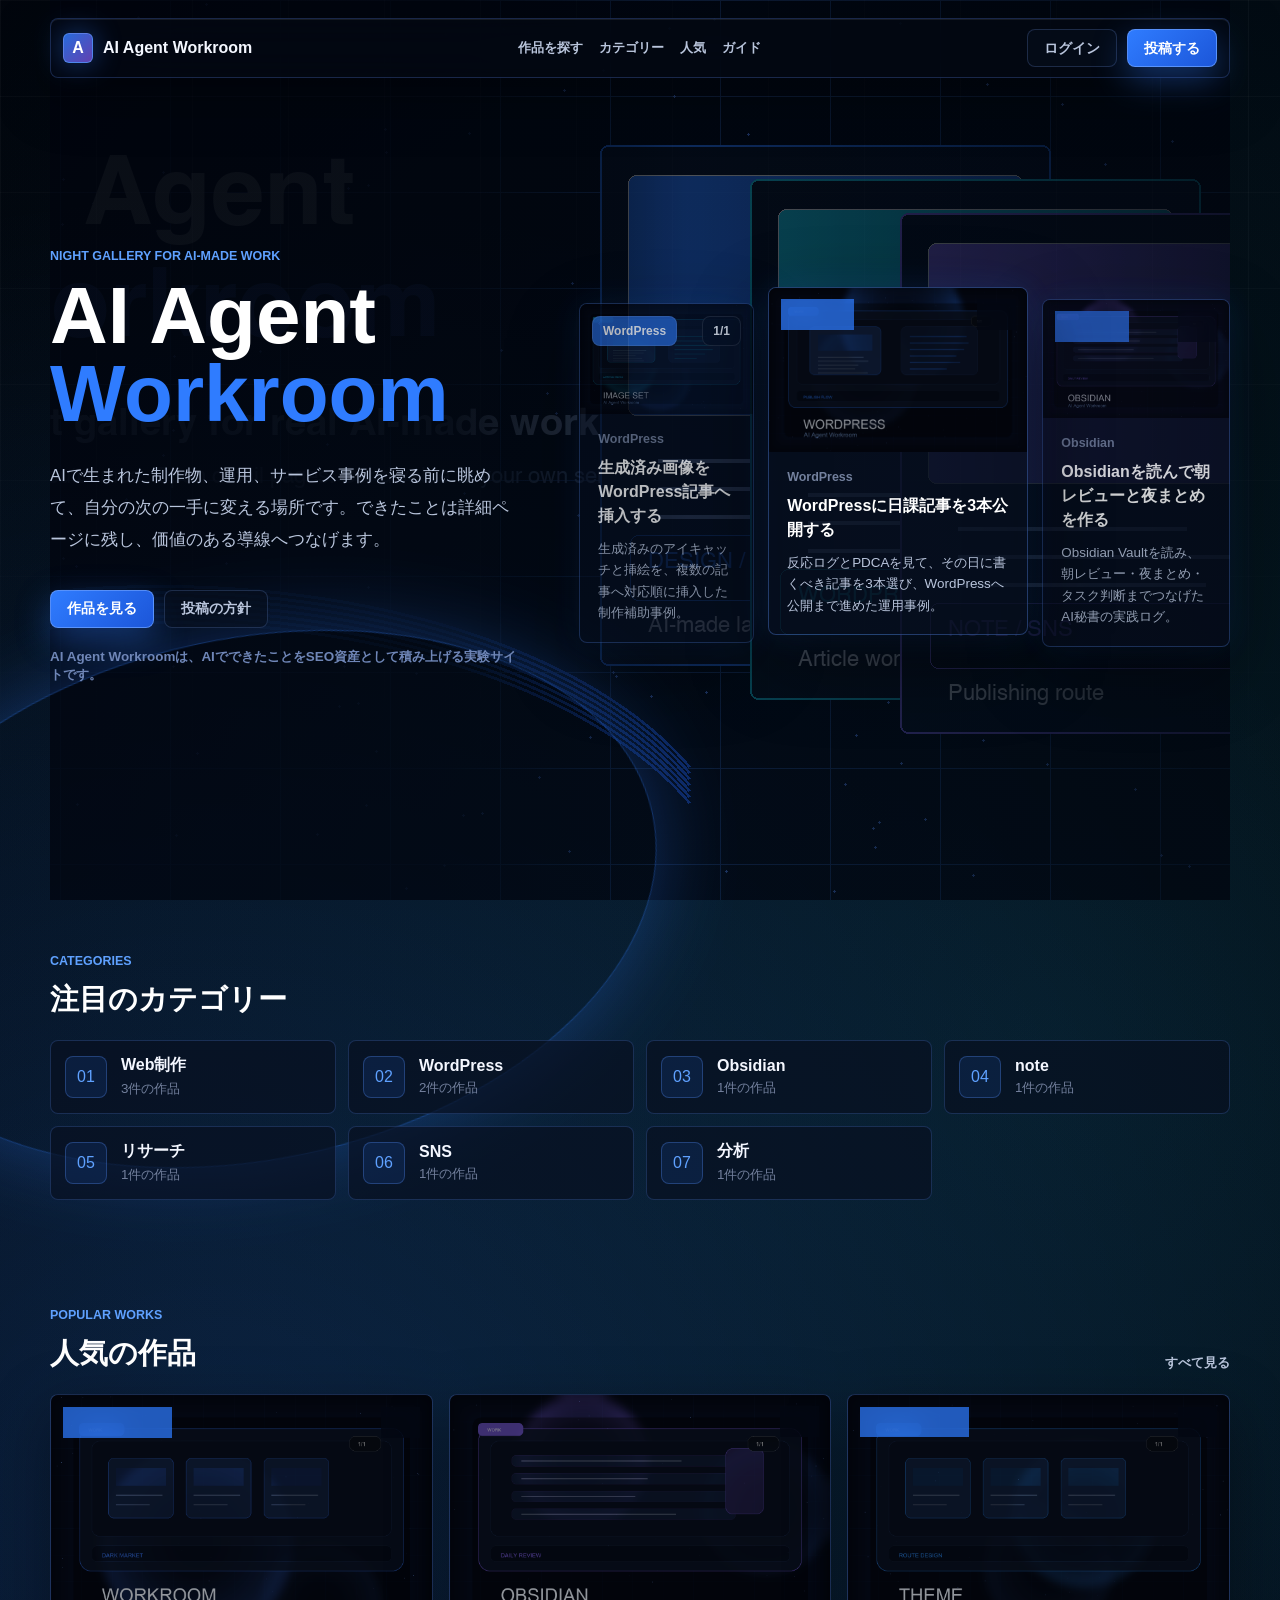
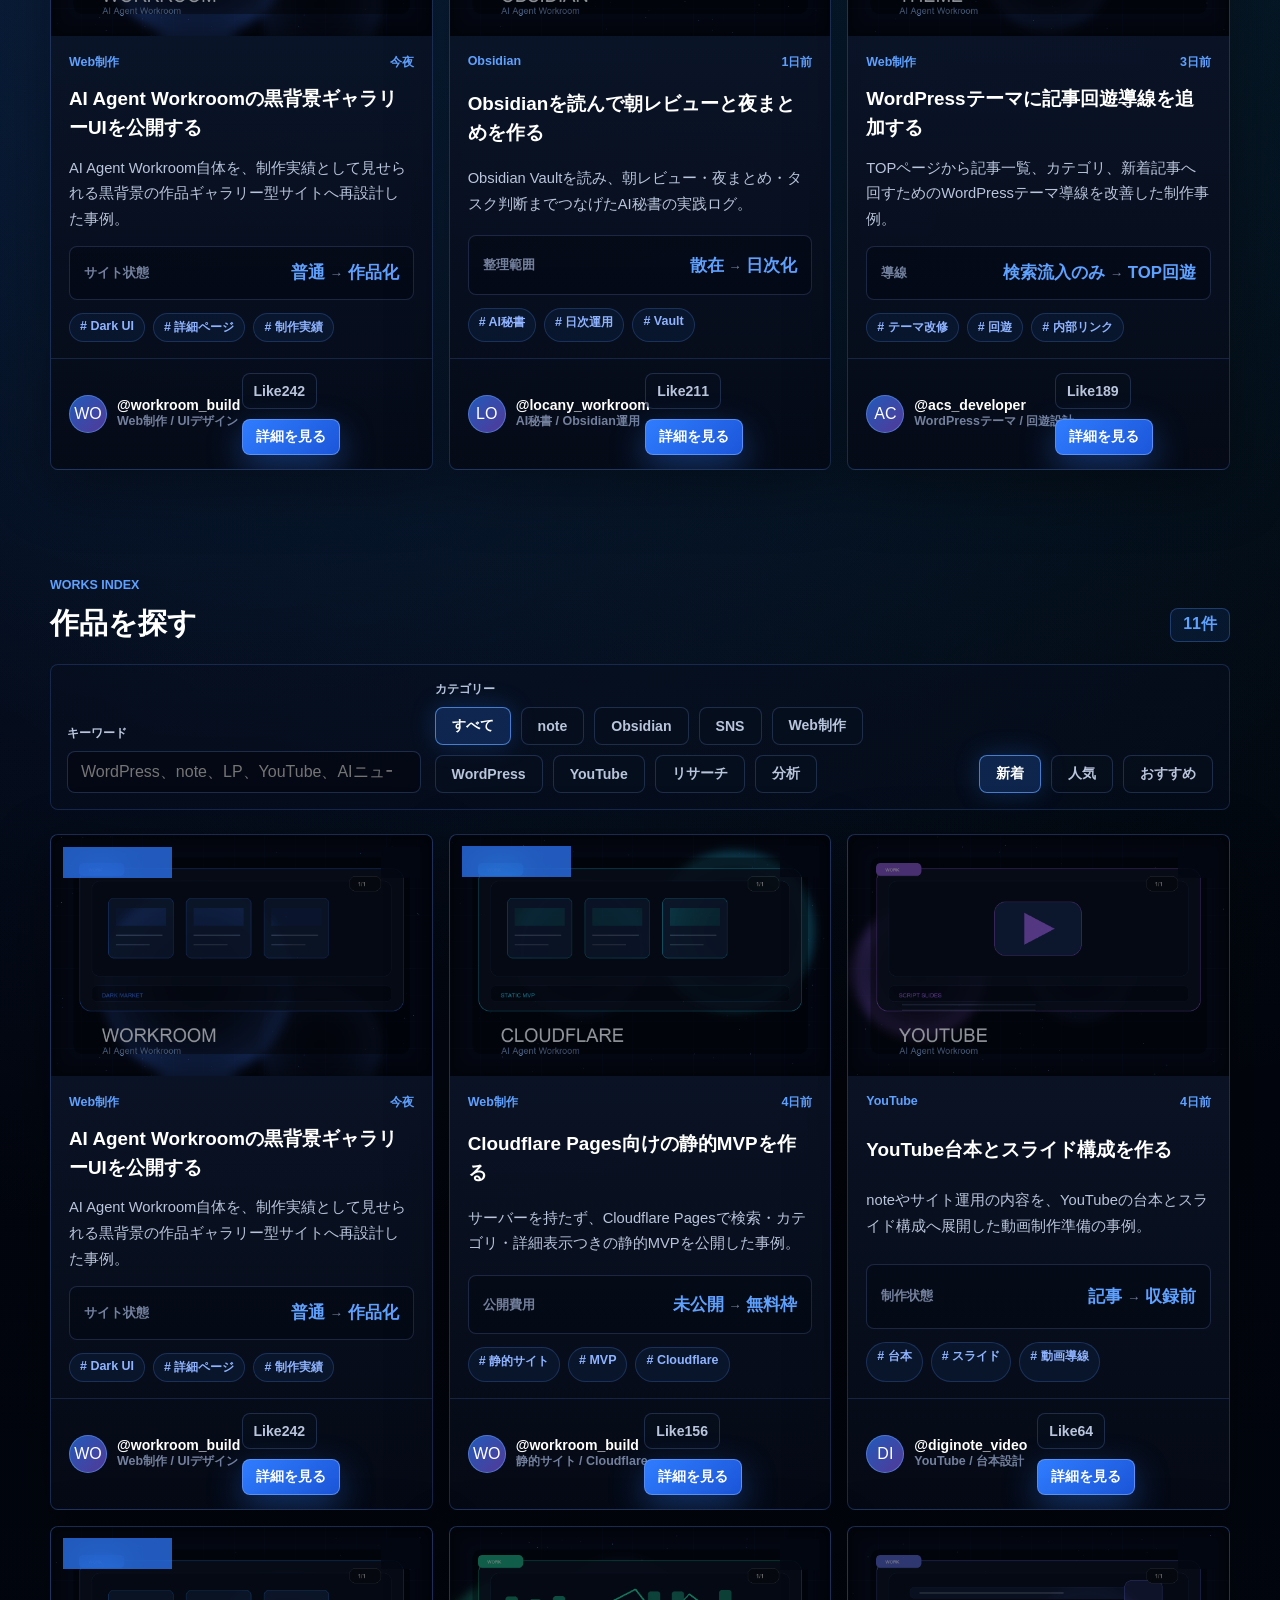
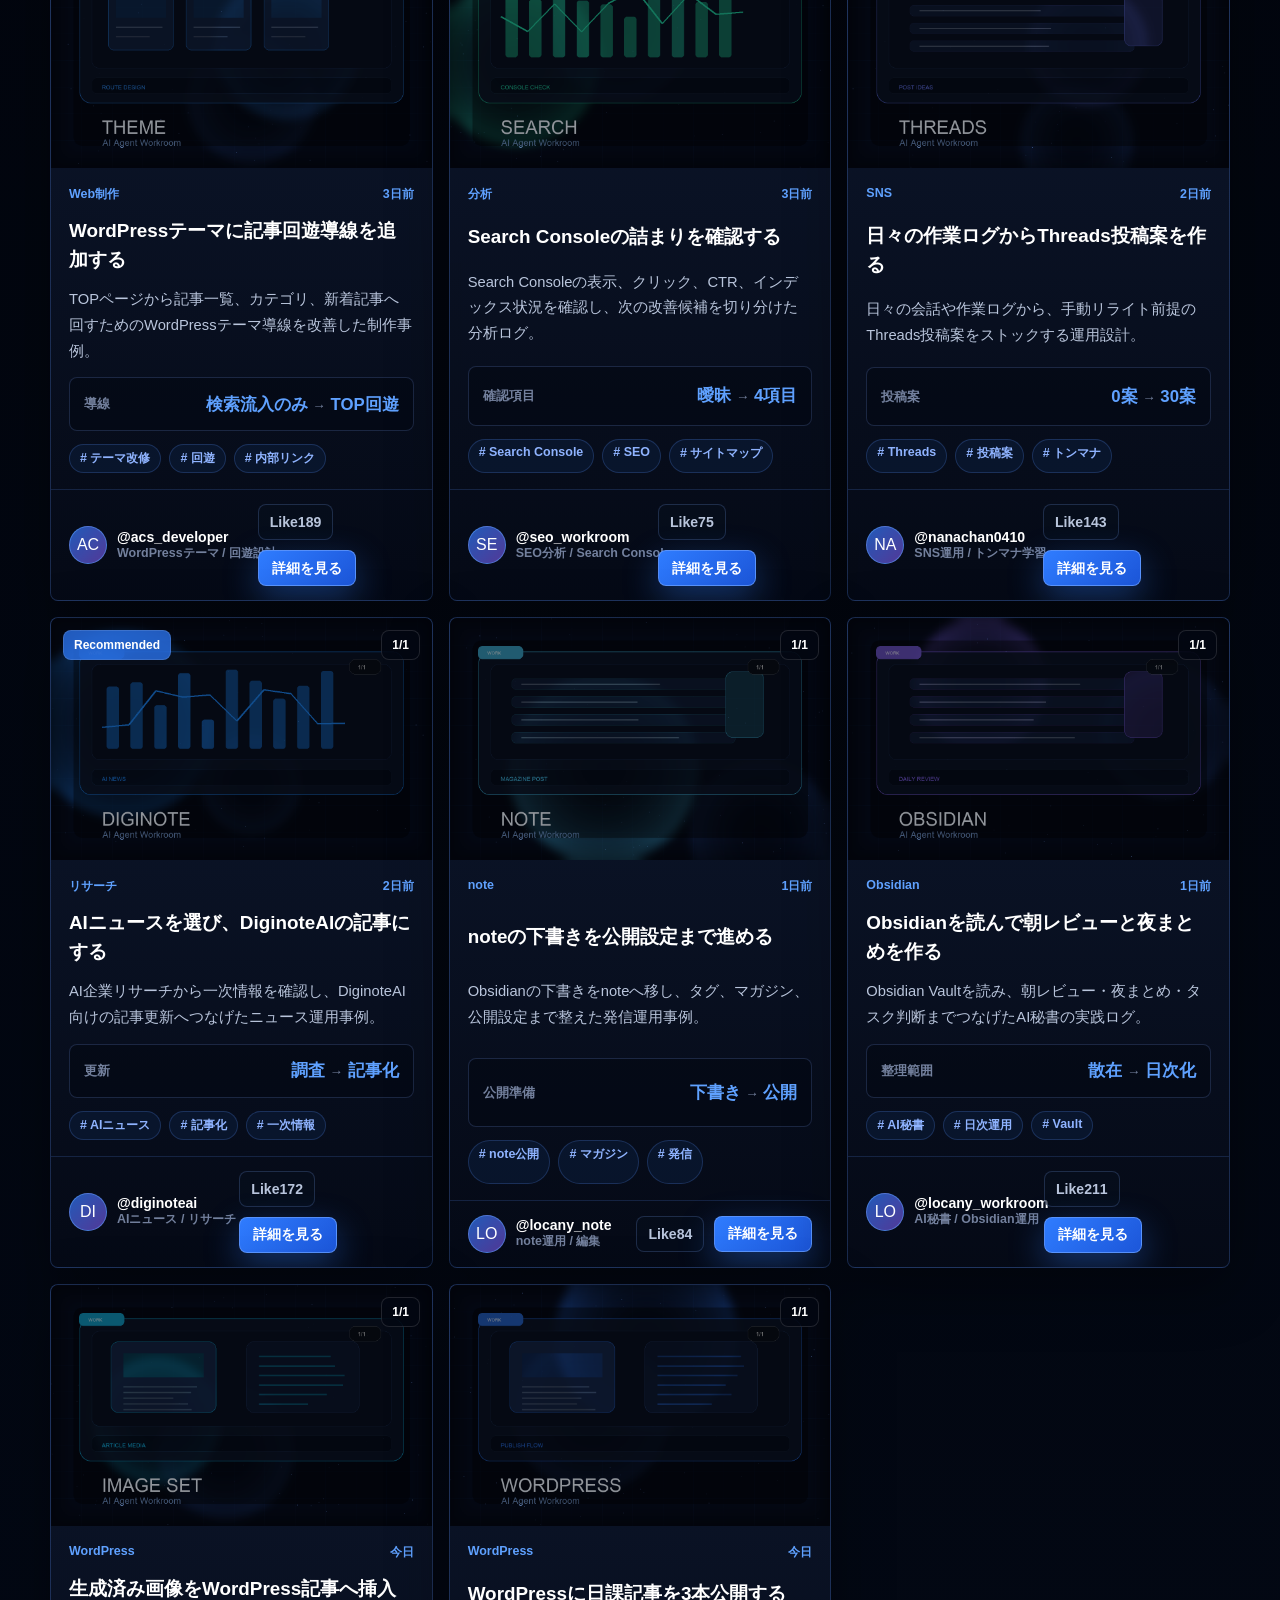
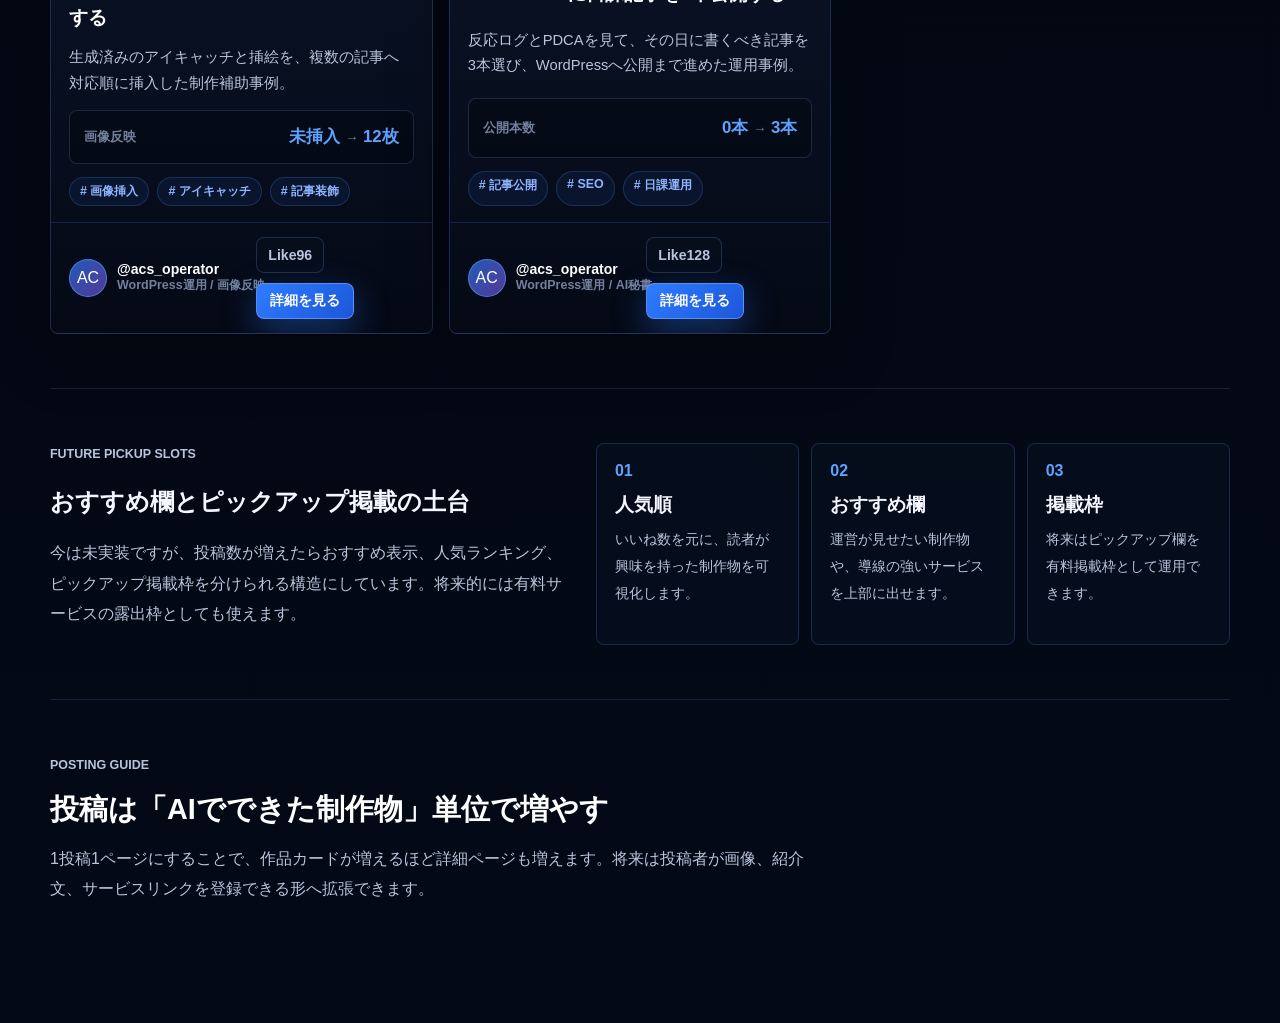
<file: index.html>
<!doctype html>
<html lang="ja">
  <head>
    <meta charset="utf-8">
    <meta name="viewport" content="width=device-width, initial-scale=1">
    <title>AI Agent Workroom | AIで生まれた制作物とサービス事例</title>
    <meta name="description" content="AIエージェントで実際に作れた制作物、運用、サービス事例を探せる夜のワークルーム。詳細ページ、いいね、人気順、将来のピックアップ掲載に対応したAI成果物ギャラリーです。">
    <meta property="og:title" content="AI Agent Workroom">
    <meta property="og:description" content="AIで生まれた成果を、価値につなぐ。AIエージェントで実際にできた制作物とサービス事例を探せるギャラリー。">
    <meta property="og:type" content="website">
    <meta property="og:image" content="./assets/workroom-dark-hero.png">
    <link rel="icon" href="./favicon.svg" type="image/svg+xml">
    <link rel="stylesheet" href="./styles.css">
  </head>
  <body>
    <header class="site-header">
      <a class="brand" href="#top" aria-label="AI Agent Workroom トップ">
        <span class="brand-mark">A</span>
        <span>AI Agent Workroom</span>
      </a>
      <nav class="top-nav" aria-label="主要メニュー">
        <a href="#works">作品を探す</a>
        <a href="#categories">カテゴリー</a>
        <a href="#popular">人気</a>
        <a href="#guide">ガイド</a>
      </nav>
      <div class="header-actions">
        <a class="ghost-button" href="#guide">ログイン</a>
        <a class="primary-button" href="#guide">投稿する</a>
      </div>
    </header>

    <main id="top">
      <section class="hero-section" aria-labelledby="hero-title">
        <div class="hero-copy">
          <p class="eyebrow">Night gallery for AI-made work</p>
          <h1 id="hero-title"><span>AI Agent</span><span>Workroom</span></h1>
          <p class="hero-lead">AIで生まれた制作物、運用、サービス事例を寝る前に眺めて、自分の次の一手に変える場所です。できたことは詳細ページに残し、価値のある導線へつなげます。</p>
          <div class="hero-actions">
            <a class="primary-button" href="#works">作品を見る</a>
            <a class="ghost-button" href="#guide">投稿の方針</a>
          </div>
          <p class="micro-link">AI Agent Workroomは、AIでできたことをSEO資産として積み上げる実験サイトです。</p>
        </div>

        <div class="hero-showcase" aria-label="注目作品" data-hero-showcase></div>
      </section>

      <section class="category-strip" id="categories" aria-labelledby="category-title">
        <div class="section-title">
          <p class="eyebrow">Categories</p>
          <h2 id="category-title">注目のカテゴリー</h2>
        </div>
        <div class="category-row" data-category-strip></div>
      </section>

      <section class="showcase-section" id="popular" aria-labelledby="popular-title">
        <div class="section-title row-title">
          <div>
            <p class="eyebrow">Popular works</p>
            <h2 id="popular-title">人気の作品</h2>
          </div>
          <a class="text-link" href="#works">すべて見る</a>
        </div>
        <div class="work-grid featured-grid" data-popular-grid></div>
      </section>

      <section class="catalog-section" id="works" aria-labelledby="works-title">
        <div class="section-title row-title">
          <div>
            <p class="eyebrow">Works index</p>
            <h2 id="works-title">作品を探す</h2>
          </div>
          <span class="count-pill" data-count>0件</span>
        </div>

        <div class="control-panel">
          <label class="search-box">
            <span>キーワード</span>
            <input type="search" placeholder="WordPress、note、LP、YouTube、AIニュース" data-search>
          </label>

          <div class="filter-group" aria-label="カテゴリで絞り込み">
            <span>カテゴリー</span>
            <div class="chip-row" data-categories></div>
          </div>

          <div class="sort-row" aria-label="並び替え">
            <button type="button" data-sort="new" aria-pressed="true">新着</button>
            <button type="button" data-sort="popular" aria-pressed="false">人気</button>
            <button type="button" data-sort="recommended" aria-pressed="false">おすすめ</button>
          </div>
        </div>

        <div class="work-grid" data-case-grid></div>
        <p class="empty-state" data-empty hidden>該当する作品がありません。キーワードやカテゴリーを変えて探してみてください。</p>
      </section>

      <section class="pickup-section" aria-labelledby="pickup-title">
        <div>
          <p class="eyebrow">Future pickup slots</p>
          <h2 id="pickup-title">おすすめ欄とピックアップ掲載の土台</h2>
          <p>今は未実装ですが、投稿数が増えたらおすすめ表示、人気ランキング、ピックアップ掲載枠を分けられる構造にしています。将来的には有料サービスの露出枠としても使えます。</p>
        </div>
        <div class="pickup-grid">
          <article>
            <span>01</span>
            <h3>人気順</h3>
            <p>いいね数を元に、読者が興味を持った制作物を可視化します。</p>
          </article>
          <article>
            <span>02</span>
            <h3>おすすめ欄</h3>
            <p>運営が見せたい制作物や、導線の強いサービスを上部に出せます。</p>
          </article>
          <article>
            <span>03</span>
            <h3>掲載枠</h3>
            <p>将来はピックアップ欄を有料掲載枠として運用できます。</p>
          </article>
        </div>
      </section>

      <section class="guide-section" id="guide" aria-labelledby="submit-title">
        <div class="section-title">
          <p class="eyebrow">Posting guide</p>
          <h2 id="submit-title">投稿は「AIでできた制作物」単位で増やす</h2>
          <p>1投稿1ページにすることで、作品カードが増えるほど詳細ページも増えます。将来は投稿者が画像、紹介文、サービスリンクを登録できる形へ拡張できます。</p>
        </div>
      </section>
    </main>

    <script src="./data.js"></script>
    <script src="./likes.js"></script>
    <script src="./app.js"></script>
  </body>
</html>
</file>
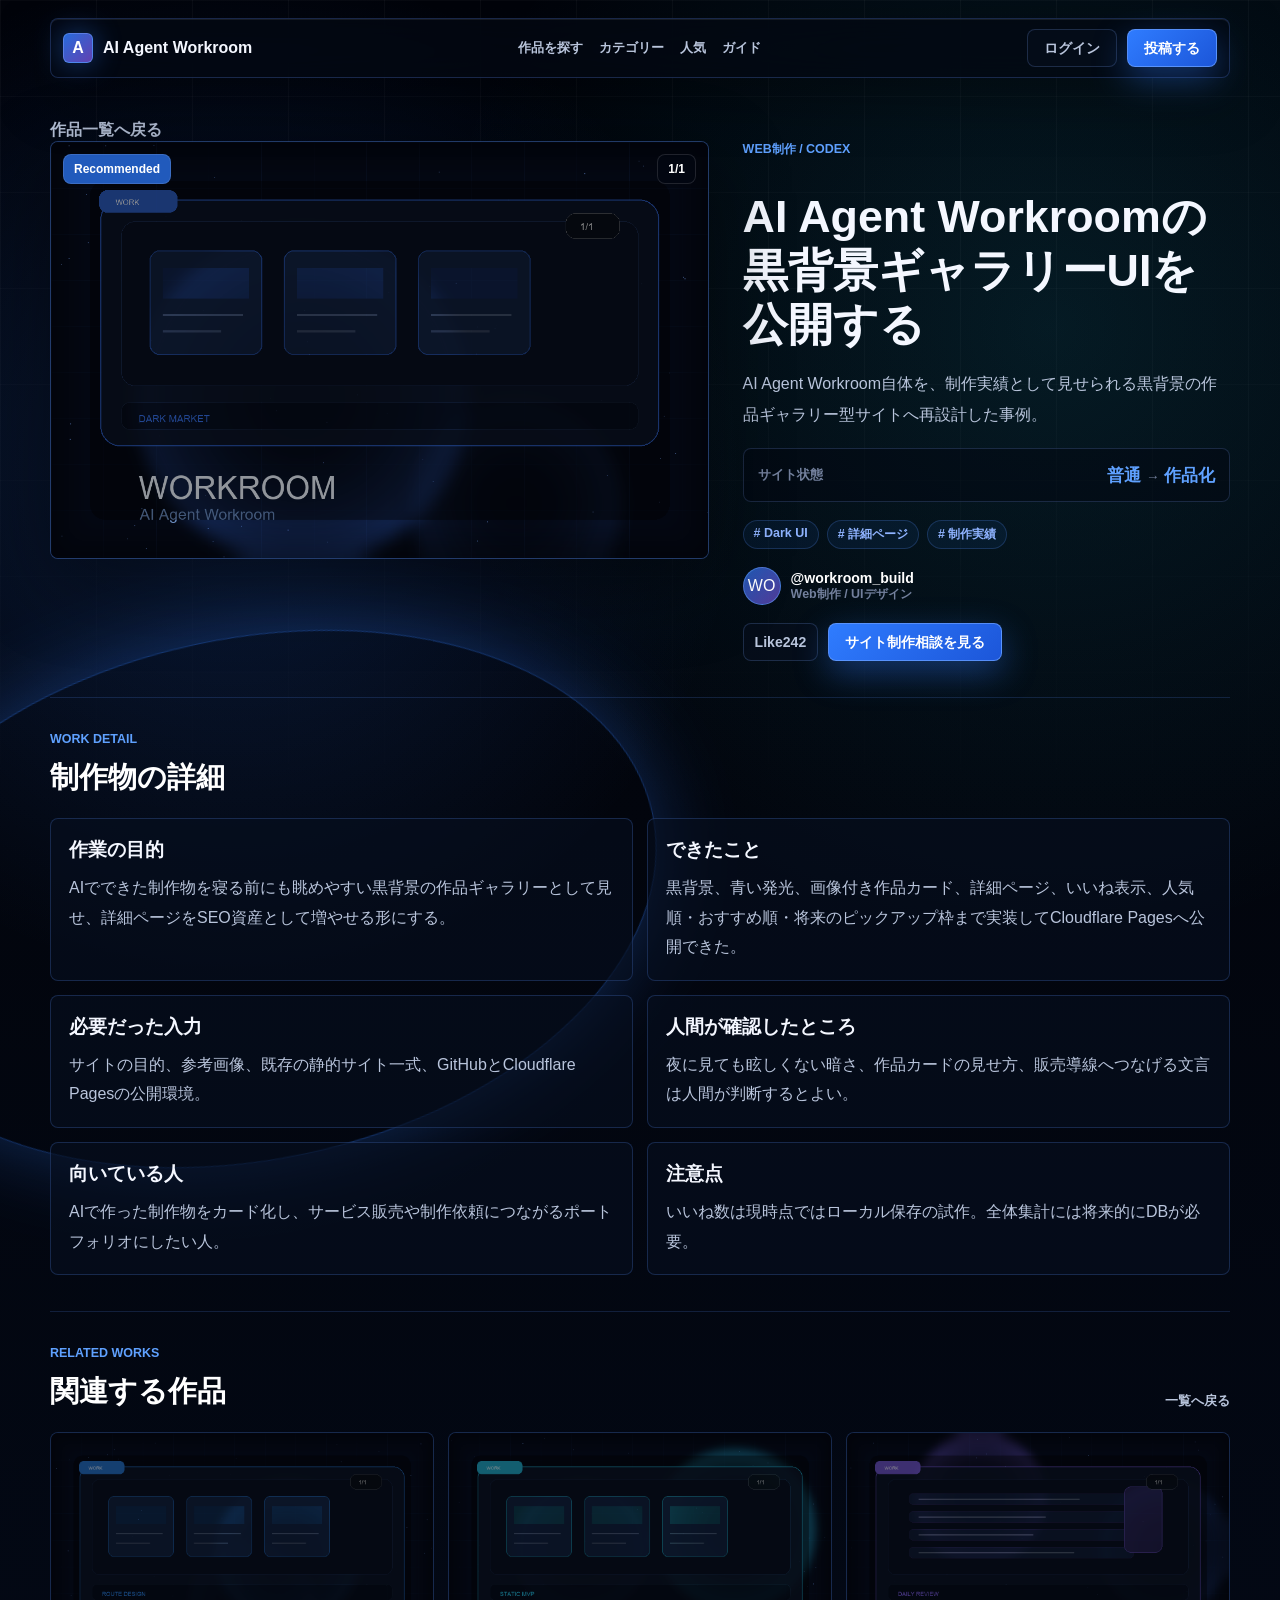
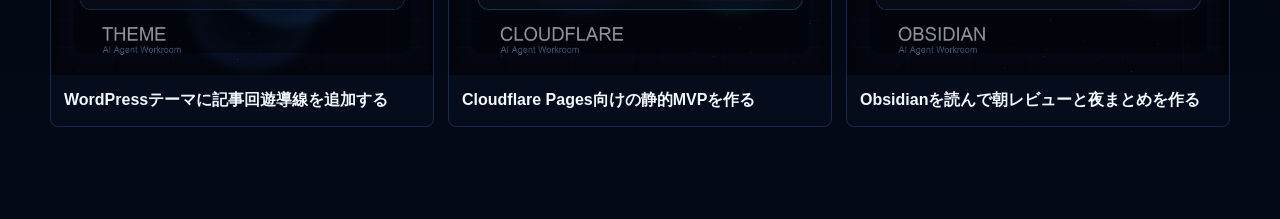
<file: works/ai-agent-workroom-dark-gallery-ui/index.html>
<!doctype html>
<html lang="ja">
  <head>
    <meta charset="utf-8">
    <meta name="viewport" content="width=device-width, initial-scale=1">
    <title>AI Agent Workroomの黒背景ギャラリーUIを公開する | AI Agent Workroom</title>
    <meta name="description" content="AI Agent Workroom自体を、制作実績として見せられる黒背景の作品ギャラリー型サイトへ再設計した事例。 AIエージェントで実際にできた制作物・運用事例の詳細ページです。">
    <link rel="canonical" href="https://ai-agent-workroom.pages.dev/works/ai-agent-workroom-dark-gallery-ui/">
    <meta property="og:title" content="AI Agent Workroomの黒背景ギャラリーUIを公開する">
    <meta property="og:description" content="AI Agent Workroom自体を、制作実績として見せられる黒背景の作品ギャラリー型サイトへ再設計した事例。">
    <meta property="og:type" content="article">
    <meta property="og:image" content="https://ai-agent-workroom.pages.dev/assets/work-previews/ai-agent-workroom-dark-gallery-ui.png">
    <link rel="icon" href="../../favicon.svg" type="image/svg+xml">
    <link rel="stylesheet" href="../../styles.css">
  </head>
  <body class="detail-page">
    <header class="site-header">
      <a class="brand" href="../../" aria-label="AI Agent Workroom トップ">
        <span class="brand-mark">A</span>
        <span>AI Agent Workroom</span>
      </a>
      <nav class="top-nav" aria-label="主要メニュー">
        <a href="../../#works">作品を探す</a>
        <a href="../../#categories">カテゴリー</a>
        <a href="../../#popular">人気</a>
        <a href="../../#guide">ガイド</a>
      </nav>
      <div class="header-actions">
        <a class="ghost-button" href="../../#guide">ログイン</a>
        <a class="primary-button" href="../../#guide">投稿する</a>
      </div>
    </header>

    <main class="detail-main">
      <a class="back-link" href="../../#works">作品一覧へ戻る</a>

      <section class="detail-hero">
        <figure class="detail-image">
          <img src="../../assets/work-previews/ai-agent-workroom-dark-gallery-ui.png" alt="AI Agent Workroomの黒背景ギャラリーUIを公開する の制作物プレビュー" width="1200" height="760">
          <span class="image-count">1/1</span>
          <span class="featured-badge">Recommended</span>
        </figure>

        <div class="detail-summary">
          <p class="eyebrow">Web制作 / Codex</p>
          <h1>AI Agent Workroomの黒背景ギャラリーUIを公開する</h1>
          <p class="detail-lead">AI Agent Workroom自体を、制作実績として見せられる黒背景の作品ギャラリー型サイトへ再設計した事例。</p>
          <div class="metric-box">
            <span>サイト状態</span>
            <strong>普通 <span>→</span> 作品化</strong>
          </div>
          <div class="tag-list">
            <span># Dark UI</span><span># 詳細ページ</span><span># 制作実績</span>
          </div>
          <div class="author">
            <span class="avatar">WO</span>
            <span>
              <strong>@workroom_build</strong>
              <small>Web制作 / UIデザイン</small>
            </span>
          </div>
          <div class="detail-actions">
            <button type="button" class="like-button" data-like-id="ai-agent-workroom-dark-gallery-ui" data-like-base="242">Like <span data-like-count>242</span></button>
            <a class="primary-button" href="https://acs-developer.com/" rel="ugc nofollow noopener noreferrer">サイト制作相談を見る</a>
          </div>
        </div>
      </section>

      <section class="detail-section" aria-labelledby="detail-content-title">
        <div class="section-title">
          <p class="eyebrow">Work detail</p>
          <h2 id="detail-content-title">制作物の詳細</h2>
        </div>
        <div class="detail-grid">
          
          <article class="detail-box">
            <h3>作業の目的</h3>
            <p>AIでできた制作物を寝る前にも眺めやすい黒背景の作品ギャラリーとして見せ、詳細ページをSEO資産として増やせる形にする。</p>
          </article>
          
          <article class="detail-box">
            <h3>できたこと</h3>
            <p>黒背景、青い発光、画像付き作品カード、詳細ページ、いいね表示、人気順・おすすめ順・将来のピックアップ枠まで実装してCloudflare Pagesへ公開できた。</p>
          </article>
          
          <article class="detail-box">
            <h3>必要だった入力</h3>
            <p>サイトの目的、参考画像、既存の静的サイト一式、GitHubとCloudflare Pagesの公開環境。</p>
          </article>
          
          <article class="detail-box">
            <h3>人間が確認したところ</h3>
            <p>夜に見ても眩しくない暗さ、作品カードの見せ方、販売導線へつなげる文言は人間が判断するとよい。</p>
          </article>
          
          <article class="detail-box">
            <h3>向いている人</h3>
            <p>AIで作った制作物をカード化し、サービス販売や制作依頼につながるポートフォリオにしたい人。</p>
          </article>
          
          <article class="detail-box">
            <h3>注意点</h3>
            <p>いいね数は現時点ではローカル保存の試作。全体集計には将来的にDBが必要。</p>
          </article>
        </div>
      </section>

      <section class="detail-section" aria-labelledby="related-title">
        <div class="section-title row-title">
          <div>
            <p class="eyebrow">Related works</p>
            <h2 id="related-title">関連する作品</h2>
          </div>
          <a class="text-link" href="../../#works">一覧へ戻る</a>
        </div>
        <div class="related-grid">

          <a class="related-card" href="../theme-route-improvement/">
            <img src="../../assets/work-previews/theme-route-improvement.png" alt="WordPressテーマに記事回遊導線を追加する の制作物プレビュー" loading="lazy" width="1200" height="760">
            <span>WordPressテーマに記事回遊導線を追加する</span>
          </a>
          <a class="related-card" href="../cloudflare-static-mvp/">
            <img src="../../assets/work-previews/cloudflare-static-mvp.png" alt="Cloudflare Pages向けの静的MVPを作る の制作物プレビュー" loading="lazy" width="1200" height="760">
            <span>Cloudflare Pages向けの静的MVPを作る</span>
          </a>
          <a class="related-card" href="../obsidian-secretary-review/">
            <img src="../../assets/work-previews/obsidian-secretary-review.png" alt="Obsidianを読んで朝レビューと夜まとめを作る の制作物プレビュー" loading="lazy" width="1200" height="760">
            <span>Obsidianを読んで朝レビューと夜まとめを作る</span>
          </a>
        </div>
      </section>
    </main>

    <script src="../../likes.js"></script>
  </body>
</html>
</file>
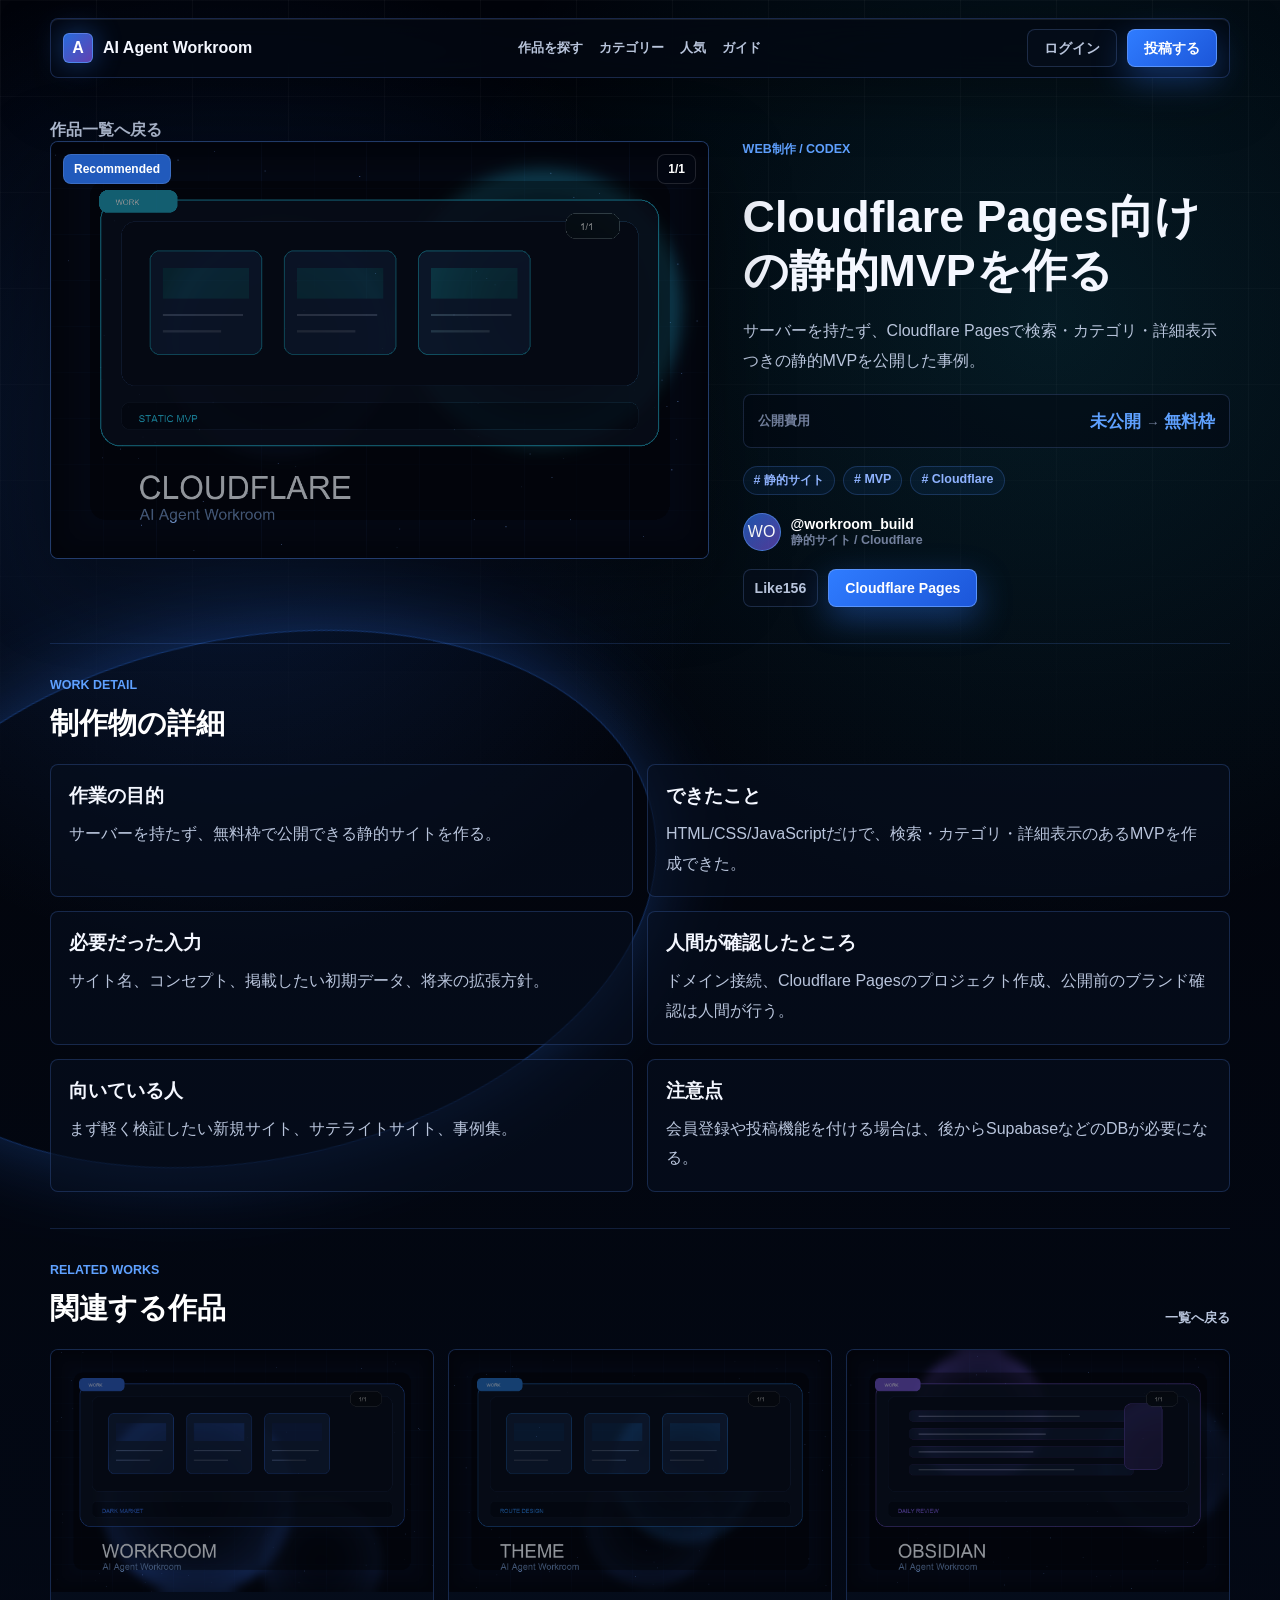
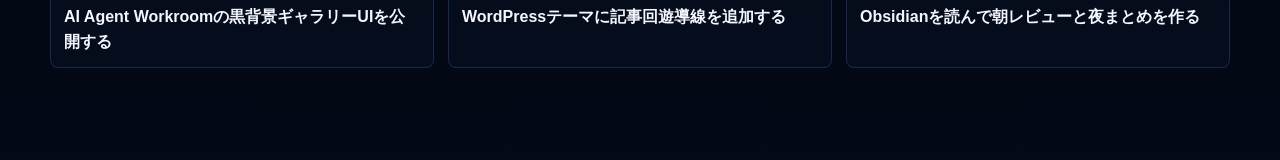
<file: works/cloudflare-static-mvp/index.html>
<!doctype html>
<html lang="ja">
  <head>
    <meta charset="utf-8">
    <meta name="viewport" content="width=device-width, initial-scale=1">
    <title>Cloudflare Pages向けの静的MVPを作る | AI Agent Workroom</title>
    <meta name="description" content="サーバーを持たず、Cloudflare Pagesで検索・カテゴリ・詳細表示つきの静的MVPを公開した事例。 AIエージェントで実際にできた制作物・運用事例の詳細ページです。">
    <link rel="canonical" href="https://ai-agent-workroom.pages.dev/works/cloudflare-static-mvp/">
    <meta property="og:title" content="Cloudflare Pages向けの静的MVPを作る">
    <meta property="og:description" content="サーバーを持たず、Cloudflare Pagesで検索・カテゴリ・詳細表示つきの静的MVPを公開した事例。">
    <meta property="og:type" content="article">
    <meta property="og:image" content="https://ai-agent-workroom.pages.dev/assets/work-previews/cloudflare-static-mvp.png">
    <link rel="icon" href="../../favicon.svg" type="image/svg+xml">
    <link rel="stylesheet" href="../../styles.css">
  </head>
  <body class="detail-page">
    <header class="site-header">
      <a class="brand" href="../../" aria-label="AI Agent Workroom トップ">
        <span class="brand-mark">A</span>
        <span>AI Agent Workroom</span>
      </a>
      <nav class="top-nav" aria-label="主要メニュー">
        <a href="../../#works">作品を探す</a>
        <a href="../../#categories">カテゴリー</a>
        <a href="../../#popular">人気</a>
        <a href="../../#guide">ガイド</a>
      </nav>
      <div class="header-actions">
        <a class="ghost-button" href="../../#guide">ログイン</a>
        <a class="primary-button" href="../../#guide">投稿する</a>
      </div>
    </header>

    <main class="detail-main">
      <a class="back-link" href="../../#works">作品一覧へ戻る</a>

      <section class="detail-hero">
        <figure class="detail-image">
          <img src="../../assets/work-previews/cloudflare-static-mvp.png" alt="Cloudflare Pages向けの静的MVPを作る の制作物プレビュー" width="1200" height="760">
          <span class="image-count">1/1</span>
          <span class="featured-badge">Recommended</span>
        </figure>

        <div class="detail-summary">
          <p class="eyebrow">Web制作 / Codex</p>
          <h1>Cloudflare Pages向けの静的MVPを作る</h1>
          <p class="detail-lead">サーバーを持たず、Cloudflare Pagesで検索・カテゴリ・詳細表示つきの静的MVPを公開した事例。</p>
          <div class="metric-box">
            <span>公開費用</span>
            <strong>未公開 <span>→</span> 無料枠</strong>
          </div>
          <div class="tag-list">
            <span># 静的サイト</span><span># MVP</span><span># Cloudflare</span>
          </div>
          <div class="author">
            <span class="avatar">WO</span>
            <span>
              <strong>@workroom_build</strong>
              <small>静的サイト / Cloudflare</small>
            </span>
          </div>
          <div class="detail-actions">
            <button type="button" class="like-button" data-like-id="cloudflare-static-mvp" data-like-base="156">Like <span data-like-count>156</span></button>
            <a class="primary-button" href="https://pages.cloudflare.com/" rel="ugc nofollow noopener noreferrer">Cloudflare Pages</a>
          </div>
        </div>
      </section>

      <section class="detail-section" aria-labelledby="detail-content-title">
        <div class="section-title">
          <p class="eyebrow">Work detail</p>
          <h2 id="detail-content-title">制作物の詳細</h2>
        </div>
        <div class="detail-grid">
          
          <article class="detail-box">
            <h3>作業の目的</h3>
            <p>サーバーを持たず、無料枠で公開できる静的サイトを作る。</p>
          </article>
          
          <article class="detail-box">
            <h3>できたこと</h3>
            <p>HTML/CSS/JavaScriptだけで、検索・カテゴリ・詳細表示のあるMVPを作成できた。</p>
          </article>
          
          <article class="detail-box">
            <h3>必要だった入力</h3>
            <p>サイト名、コンセプト、掲載したい初期データ、将来の拡張方針。</p>
          </article>
          
          <article class="detail-box">
            <h3>人間が確認したところ</h3>
            <p>ドメイン接続、Cloudflare Pagesのプロジェクト作成、公開前のブランド確認は人間が行う。</p>
          </article>
          
          <article class="detail-box">
            <h3>向いている人</h3>
            <p>まず軽く検証したい新規サイト、サテライトサイト、事例集。</p>
          </article>
          
          <article class="detail-box">
            <h3>注意点</h3>
            <p>会員登録や投稿機能を付ける場合は、後からSupabaseなどのDBが必要になる。</p>
          </article>
        </div>
      </section>

      <section class="detail-section" aria-labelledby="related-title">
        <div class="section-title row-title">
          <div>
            <p class="eyebrow">Related works</p>
            <h2 id="related-title">関連する作品</h2>
          </div>
          <a class="text-link" href="../../#works">一覧へ戻る</a>
        </div>
        <div class="related-grid">

          <a class="related-card" href="../ai-agent-workroom-dark-gallery-ui/">
            <img src="../../assets/work-previews/ai-agent-workroom-dark-gallery-ui.png" alt="AI Agent Workroomの黒背景ギャラリーUIを公開する の制作物プレビュー" loading="lazy" width="1200" height="760">
            <span>AI Agent Workroomの黒背景ギャラリーUIを公開する</span>
          </a>
          <a class="related-card" href="../theme-route-improvement/">
            <img src="../../assets/work-previews/theme-route-improvement.png" alt="WordPressテーマに記事回遊導線を追加する の制作物プレビュー" loading="lazy" width="1200" height="760">
            <span>WordPressテーマに記事回遊導線を追加する</span>
          </a>
          <a class="related-card" href="../obsidian-secretary-review/">
            <img src="../../assets/work-previews/obsidian-secretary-review.png" alt="Obsidianを読んで朝レビューと夜まとめを作る の制作物プレビュー" loading="lazy" width="1200" height="760">
            <span>Obsidianを読んで朝レビューと夜まとめを作る</span>
          </a>
        </div>
      </section>
    </main>

    <script src="../../likes.js"></script>
  </body>
</html>
</file>
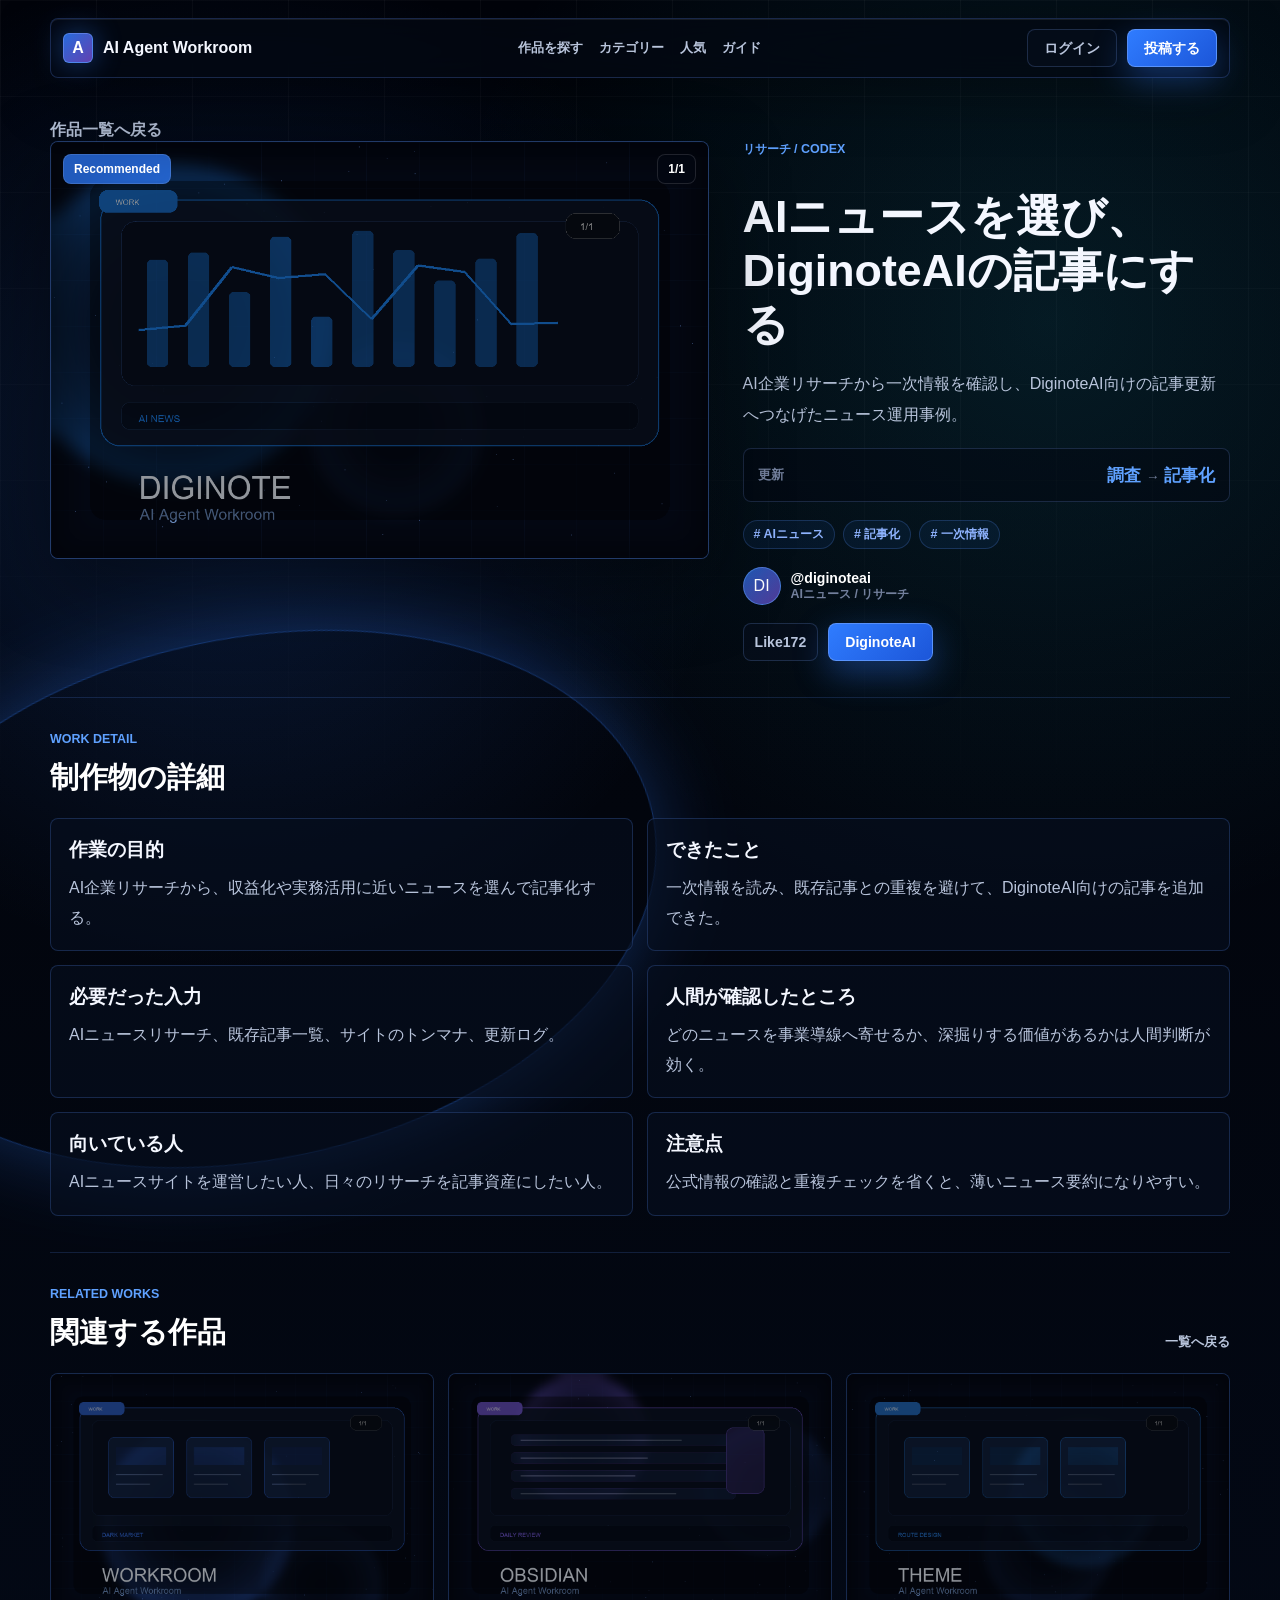
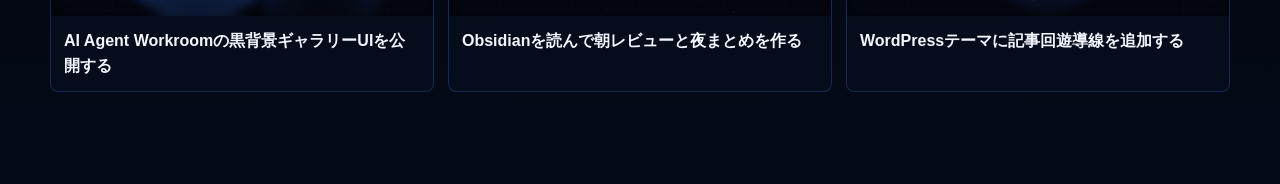
<file: works/diginote-ai-update/index.html>
<!doctype html>
<html lang="ja">
  <head>
    <meta charset="utf-8">
    <meta name="viewport" content="width=device-width, initial-scale=1">
    <title>AIニュースを選び、DiginoteAIの記事にする | AI Agent Workroom</title>
    <meta name="description" content="AI企業リサーチから一次情報を確認し、DiginoteAI向けの記事更新へつなげたニュース運用事例。 AIエージェントで実際にできた制作物・運用事例の詳細ページです。">
    <link rel="canonical" href="https://ai-agent-workroom.pages.dev/works/diginote-ai-update/">
    <meta property="og:title" content="AIニュースを選び、DiginoteAIの記事にする">
    <meta property="og:description" content="AI企業リサーチから一次情報を確認し、DiginoteAI向けの記事更新へつなげたニュース運用事例。">
    <meta property="og:type" content="article">
    <meta property="og:image" content="https://ai-agent-workroom.pages.dev/assets/work-previews/diginote-ai-update.png">
    <link rel="icon" href="../../favicon.svg" type="image/svg+xml">
    <link rel="stylesheet" href="../../styles.css">
  </head>
  <body class="detail-page">
    <header class="site-header">
      <a class="brand" href="../../" aria-label="AI Agent Workroom トップ">
        <span class="brand-mark">A</span>
        <span>AI Agent Workroom</span>
      </a>
      <nav class="top-nav" aria-label="主要メニュー">
        <a href="../../#works">作品を探す</a>
        <a href="../../#categories">カテゴリー</a>
        <a href="../../#popular">人気</a>
        <a href="../../#guide">ガイド</a>
      </nav>
      <div class="header-actions">
        <a class="ghost-button" href="../../#guide">ログイン</a>
        <a class="primary-button" href="../../#guide">投稿する</a>
      </div>
    </header>

    <main class="detail-main">
      <a class="back-link" href="../../#works">作品一覧へ戻る</a>

      <section class="detail-hero">
        <figure class="detail-image">
          <img src="../../assets/work-previews/diginote-ai-update.png" alt="AIニュースを選び、DiginoteAIの記事にする の制作物プレビュー" width="1200" height="760">
          <span class="image-count">1/1</span>
          <span class="featured-badge">Recommended</span>
        </figure>

        <div class="detail-summary">
          <p class="eyebrow">リサーチ / Codex</p>
          <h1>AIニュースを選び、DiginoteAIの記事にする</h1>
          <p class="detail-lead">AI企業リサーチから一次情報を確認し、DiginoteAI向けの記事更新へつなげたニュース運用事例。</p>
          <div class="metric-box">
            <span>更新</span>
            <strong>調査 <span>→</span> 記事化</strong>
          </div>
          <div class="tag-list">
            <span># AIニュース</span><span># 記事化</span><span># 一次情報</span>
          </div>
          <div class="author">
            <span class="avatar">DI</span>
            <span>
              <strong>@diginoteai</strong>
              <small>AIニュース / リサーチ</small>
            </span>
          </div>
          <div class="detail-actions">
            <button type="button" class="like-button" data-like-id="diginote-ai-update" data-like-base="172">Like <span data-like-count>172</span></button>
            <a class="primary-button" href="https://diginoteai.com/" rel="ugc nofollow noopener noreferrer">DiginoteAI</a>
          </div>
        </div>
      </section>

      <section class="detail-section" aria-labelledby="detail-content-title">
        <div class="section-title">
          <p class="eyebrow">Work detail</p>
          <h2 id="detail-content-title">制作物の詳細</h2>
        </div>
        <div class="detail-grid">
          
          <article class="detail-box">
            <h3>作業の目的</h3>
            <p>AI企業リサーチから、収益化や実務活用に近いニュースを選んで記事化する。</p>
          </article>
          
          <article class="detail-box">
            <h3>できたこと</h3>
            <p>一次情報を読み、既存記事との重複を避けて、DiginoteAI向けの記事を追加できた。</p>
          </article>
          
          <article class="detail-box">
            <h3>必要だった入力</h3>
            <p>AIニュースリサーチ、既存記事一覧、サイトのトンマナ、更新ログ。</p>
          </article>
          
          <article class="detail-box">
            <h3>人間が確認したところ</h3>
            <p>どのニュースを事業導線へ寄せるか、深掘りする価値があるかは人間判断が効く。</p>
          </article>
          
          <article class="detail-box">
            <h3>向いている人</h3>
            <p>AIニュースサイトを運営したい人、日々のリサーチを記事資産にしたい人。</p>
          </article>
          
          <article class="detail-box">
            <h3>注意点</h3>
            <p>公式情報の確認と重複チェックを省くと、薄いニュース要約になりやすい。</p>
          </article>
        </div>
      </section>

      <section class="detail-section" aria-labelledby="related-title">
        <div class="section-title row-title">
          <div>
            <p class="eyebrow">Related works</p>
            <h2 id="related-title">関連する作品</h2>
          </div>
          <a class="text-link" href="../../#works">一覧へ戻る</a>
        </div>
        <div class="related-grid">

          <a class="related-card" href="../ai-agent-workroom-dark-gallery-ui/">
            <img src="../../assets/work-previews/ai-agent-workroom-dark-gallery-ui.png" alt="AI Agent Workroomの黒背景ギャラリーUIを公開する の制作物プレビュー" loading="lazy" width="1200" height="760">
            <span>AI Agent Workroomの黒背景ギャラリーUIを公開する</span>
          </a>
          <a class="related-card" href="../obsidian-secretary-review/">
            <img src="../../assets/work-previews/obsidian-secretary-review.png" alt="Obsidianを読んで朝レビューと夜まとめを作る の制作物プレビュー" loading="lazy" width="1200" height="760">
            <span>Obsidianを読んで朝レビューと夜まとめを作る</span>
          </a>
          <a class="related-card" href="../theme-route-improvement/">
            <img src="../../assets/work-previews/theme-route-improvement.png" alt="WordPressテーマに記事回遊導線を追加する の制作物プレビュー" loading="lazy" width="1200" height="760">
            <span>WordPressテーマに記事回遊導線を追加する</span>
          </a>
        </div>
      </section>
    </main>

    <script src="../../likes.js"></script>
  </body>
</html>
</file>
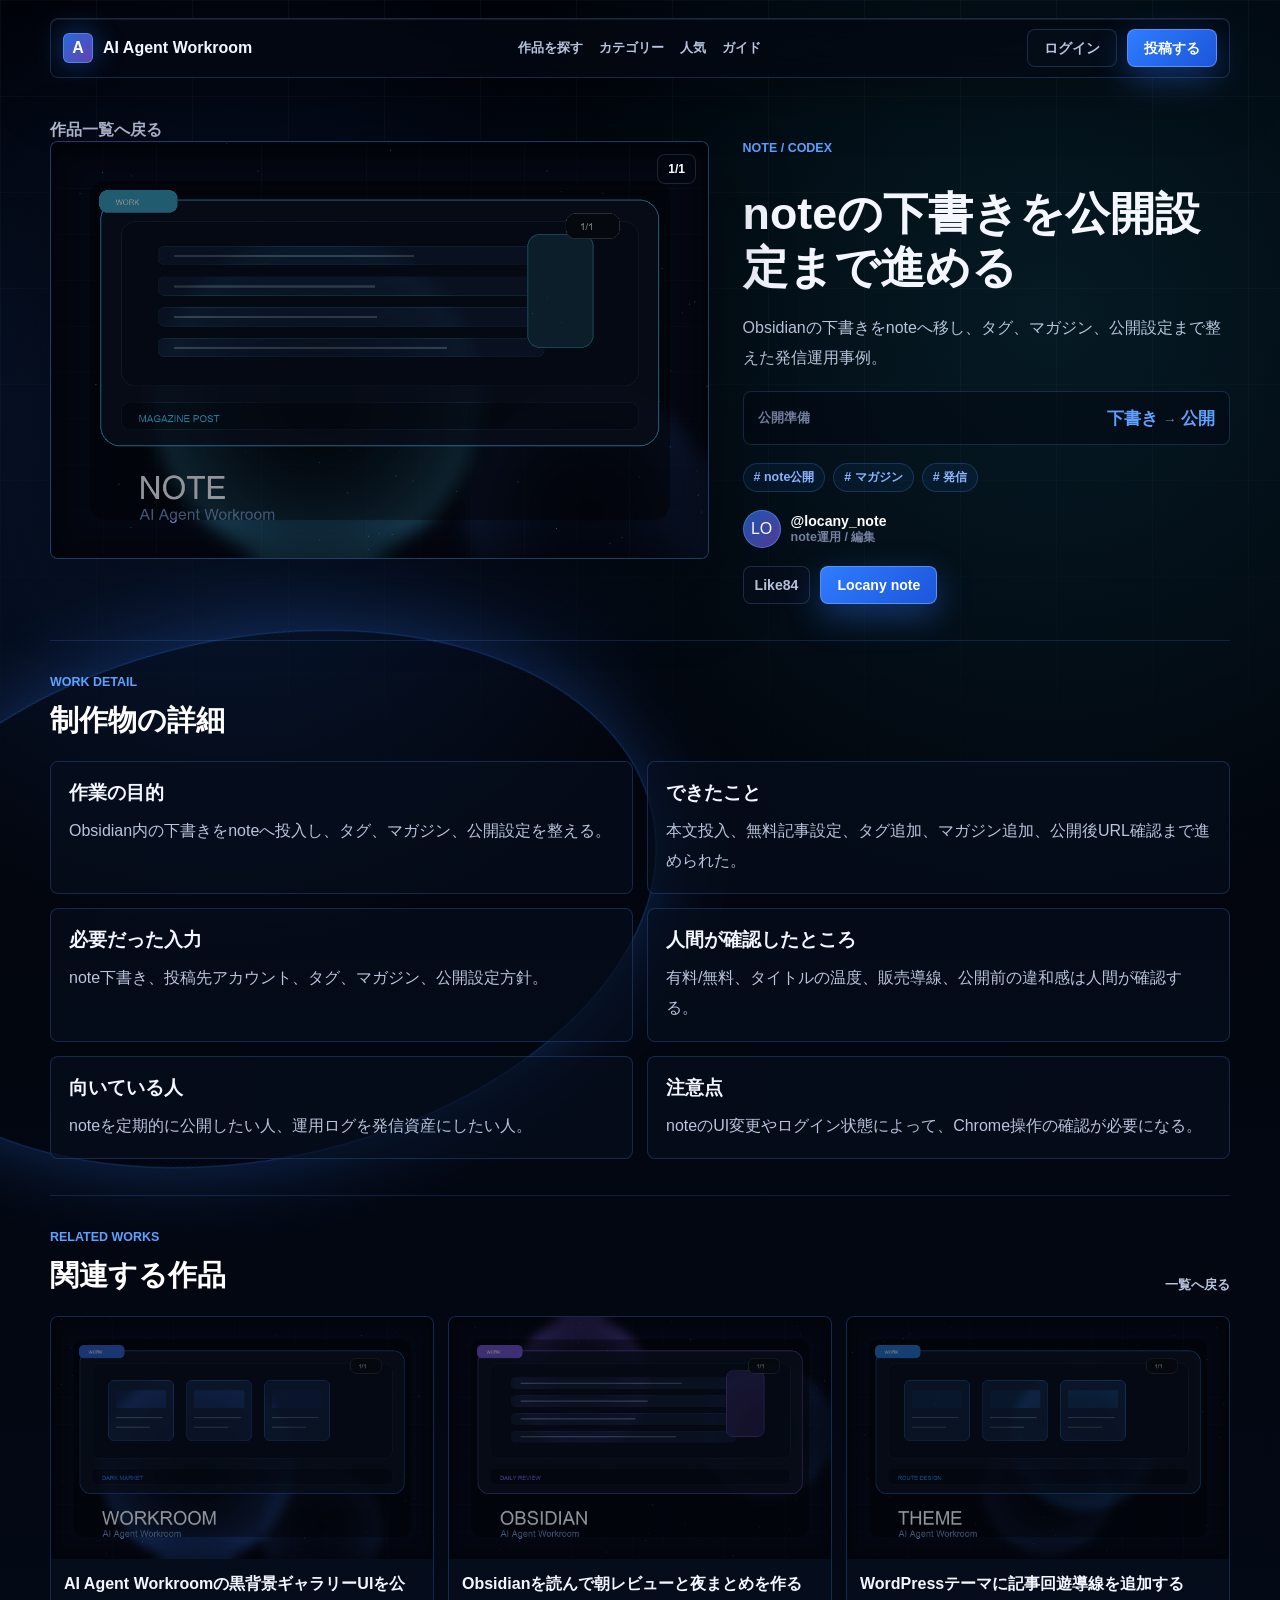
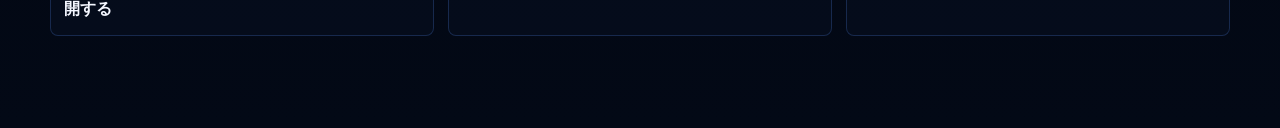
<file: works/note-publish-blog/index.html>
<!doctype html>
<html lang="ja">
  <head>
    <meta charset="utf-8">
    <meta name="viewport" content="width=device-width, initial-scale=1">
    <title>noteの下書きを公開設定まで進める | AI Agent Workroom</title>
    <meta name="description" content="Obsidianの下書きをnoteへ移し、タグ、マガジン、公開設定まで整えた発信運用事例。 AIエージェントで実際にできた制作物・運用事例の詳細ページです。">
    <link rel="canonical" href="https://ai-agent-workroom.pages.dev/works/note-publish-blog/">
    <meta property="og:title" content="noteの下書きを公開設定まで進める">
    <meta property="og:description" content="Obsidianの下書きをnoteへ移し、タグ、マガジン、公開設定まで整えた発信運用事例。">
    <meta property="og:type" content="article">
    <meta property="og:image" content="https://ai-agent-workroom.pages.dev/assets/work-previews/note-publish-blog.png">
    <link rel="icon" href="../../favicon.svg" type="image/svg+xml">
    <link rel="stylesheet" href="../../styles.css">
  </head>
  <body class="detail-page">
    <header class="site-header">
      <a class="brand" href="../../" aria-label="AI Agent Workroom トップ">
        <span class="brand-mark">A</span>
        <span>AI Agent Workroom</span>
      </a>
      <nav class="top-nav" aria-label="主要メニュー">
        <a href="../../#works">作品を探す</a>
        <a href="../../#categories">カテゴリー</a>
        <a href="../../#popular">人気</a>
        <a href="../../#guide">ガイド</a>
      </nav>
      <div class="header-actions">
        <a class="ghost-button" href="../../#guide">ログイン</a>
        <a class="primary-button" href="../../#guide">投稿する</a>
      </div>
    </header>

    <main class="detail-main">
      <a class="back-link" href="../../#works">作品一覧へ戻る</a>

      <section class="detail-hero">
        <figure class="detail-image">
          <img src="../../assets/work-previews/note-publish-blog.png" alt="noteの下書きを公開設定まで進める の制作物プレビュー" width="1200" height="760">
          <span class="image-count">1/1</span>
          
        </figure>

        <div class="detail-summary">
          <p class="eyebrow">note / Codex</p>
          <h1>noteの下書きを公開設定まで進める</h1>
          <p class="detail-lead">Obsidianの下書きをnoteへ移し、タグ、マガジン、公開設定まで整えた発信運用事例。</p>
          <div class="metric-box">
            <span>公開準備</span>
            <strong>下書き <span>→</span> 公開</strong>
          </div>
          <div class="tag-list">
            <span># note公開</span><span># マガジン</span><span># 発信</span>
          </div>
          <div class="author">
            <span class="avatar">LO</span>
            <span>
              <strong>@locany_note</strong>
              <small>note運用 / 編集</small>
            </span>
          </div>
          <div class="detail-actions">
            <button type="button" class="like-button" data-like-id="note-publish-blog" data-like-base="84">Like <span data-like-count>84</span></button>
            <a class="primary-button" href="https://note.com/locany" rel="ugc nofollow noopener noreferrer">Locany note</a>
          </div>
        </div>
      </section>

      <section class="detail-section" aria-labelledby="detail-content-title">
        <div class="section-title">
          <p class="eyebrow">Work detail</p>
          <h2 id="detail-content-title">制作物の詳細</h2>
        </div>
        <div class="detail-grid">
          
          <article class="detail-box">
            <h3>作業の目的</h3>
            <p>Obsidian内の下書きをnoteへ投入し、タグ、マガジン、公開設定を整える。</p>
          </article>
          
          <article class="detail-box">
            <h3>できたこと</h3>
            <p>本文投入、無料記事設定、タグ追加、マガジン追加、公開後URL確認まで進められた。</p>
          </article>
          
          <article class="detail-box">
            <h3>必要だった入力</h3>
            <p>note下書き、投稿先アカウント、タグ、マガジン、公開設定方針。</p>
          </article>
          
          <article class="detail-box">
            <h3>人間が確認したところ</h3>
            <p>有料/無料、タイトルの温度、販売導線、公開前の違和感は人間が確認する。</p>
          </article>
          
          <article class="detail-box">
            <h3>向いている人</h3>
            <p>noteを定期的に公開したい人、運用ログを発信資産にしたい人。</p>
          </article>
          
          <article class="detail-box">
            <h3>注意点</h3>
            <p>noteのUI変更やログイン状態によって、Chrome操作の確認が必要になる。</p>
          </article>
        </div>
      </section>

      <section class="detail-section" aria-labelledby="related-title">
        <div class="section-title row-title">
          <div>
            <p class="eyebrow">Related works</p>
            <h2 id="related-title">関連する作品</h2>
          </div>
          <a class="text-link" href="../../#works">一覧へ戻る</a>
        </div>
        <div class="related-grid">

          <a class="related-card" href="../ai-agent-workroom-dark-gallery-ui/">
            <img src="../../assets/work-previews/ai-agent-workroom-dark-gallery-ui.png" alt="AI Agent Workroomの黒背景ギャラリーUIを公開する の制作物プレビュー" loading="lazy" width="1200" height="760">
            <span>AI Agent Workroomの黒背景ギャラリーUIを公開する</span>
          </a>
          <a class="related-card" href="../obsidian-secretary-review/">
            <img src="../../assets/work-previews/obsidian-secretary-review.png" alt="Obsidianを読んで朝レビューと夜まとめを作る の制作物プレビュー" loading="lazy" width="1200" height="760">
            <span>Obsidianを読んで朝レビューと夜まとめを作る</span>
          </a>
          <a class="related-card" href="../theme-route-improvement/">
            <img src="../../assets/work-previews/theme-route-improvement.png" alt="WordPressテーマに記事回遊導線を追加する の制作物プレビュー" loading="lazy" width="1200" height="760">
            <span>WordPressテーマに記事回遊導線を追加する</span>
          </a>
        </div>
      </section>
    </main>

    <script src="../../likes.js"></script>
  </body>
</html>
</file>
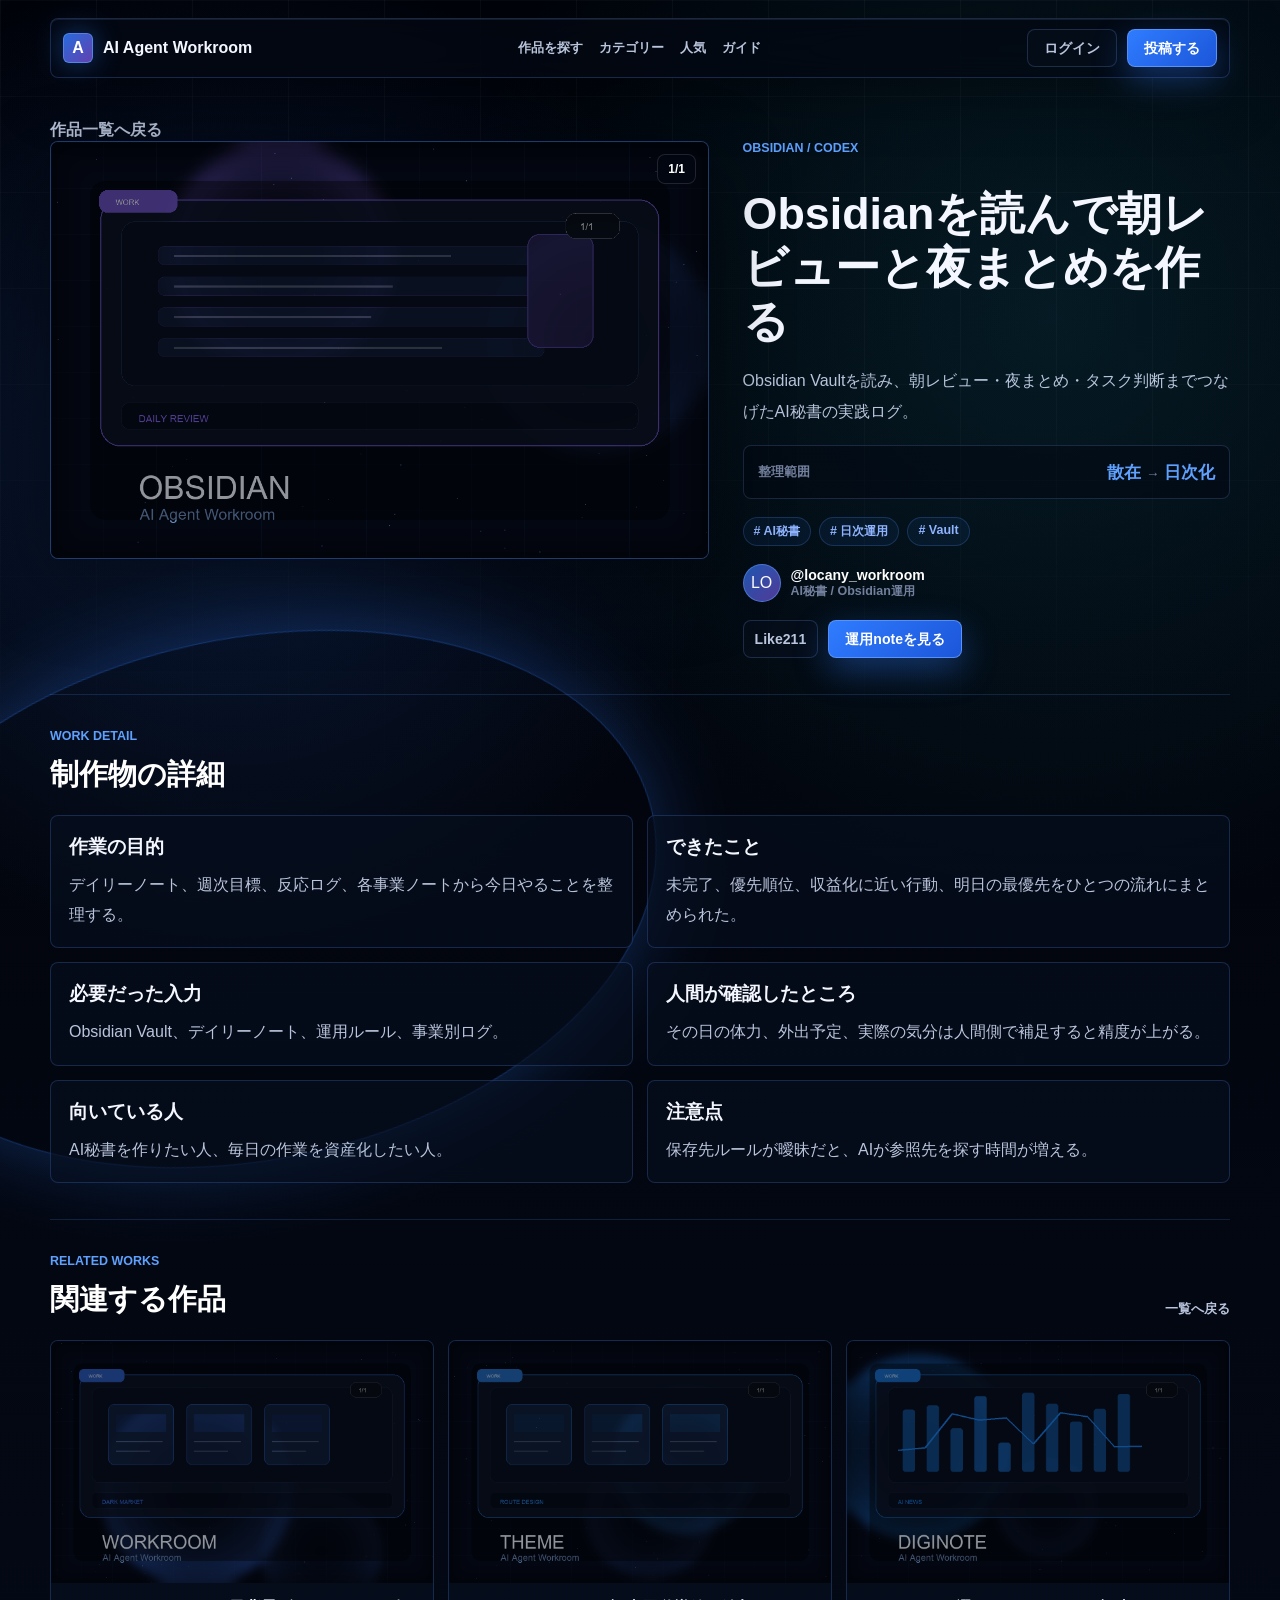
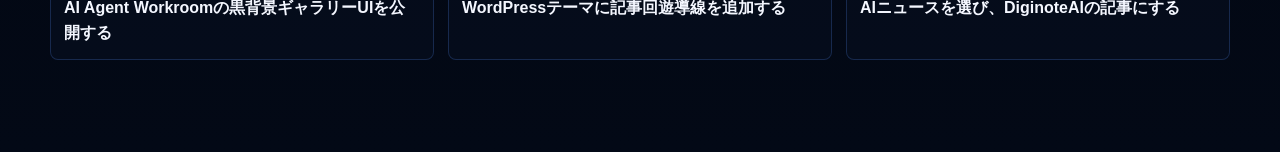
<file: works/obsidian-secretary-review/index.html>
<!doctype html>
<html lang="ja">
  <head>
    <meta charset="utf-8">
    <meta name="viewport" content="width=device-width, initial-scale=1">
    <title>Obsidianを読んで朝レビューと夜まとめを作る | AI Agent Workroom</title>
    <meta name="description" content="Obsidian Vaultを読み、朝レビュー・夜まとめ・タスク判断までつなげたAI秘書の実践ログ。 AIエージェントで実際にできた制作物・運用事例の詳細ページです。">
    <link rel="canonical" href="https://ai-agent-workroom.pages.dev/works/obsidian-secretary-review/">
    <meta property="og:title" content="Obsidianを読んで朝レビューと夜まとめを作る">
    <meta property="og:description" content="Obsidian Vaultを読み、朝レビュー・夜まとめ・タスク判断までつなげたAI秘書の実践ログ。">
    <meta property="og:type" content="article">
    <meta property="og:image" content="https://ai-agent-workroom.pages.dev/assets/work-previews/obsidian-secretary-review.png">
    <link rel="icon" href="../../favicon.svg" type="image/svg+xml">
    <link rel="stylesheet" href="../../styles.css">
  </head>
  <body class="detail-page">
    <header class="site-header">
      <a class="brand" href="../../" aria-label="AI Agent Workroom トップ">
        <span class="brand-mark">A</span>
        <span>AI Agent Workroom</span>
      </a>
      <nav class="top-nav" aria-label="主要メニュー">
        <a href="../../#works">作品を探す</a>
        <a href="../../#categories">カテゴリー</a>
        <a href="../../#popular">人気</a>
        <a href="../../#guide">ガイド</a>
      </nav>
      <div class="header-actions">
        <a class="ghost-button" href="../../#guide">ログイン</a>
        <a class="primary-button" href="../../#guide">投稿する</a>
      </div>
    </header>

    <main class="detail-main">
      <a class="back-link" href="../../#works">作品一覧へ戻る</a>

      <section class="detail-hero">
        <figure class="detail-image">
          <img src="../../assets/work-previews/obsidian-secretary-review.png" alt="Obsidianを読んで朝レビューと夜まとめを作る の制作物プレビュー" width="1200" height="760">
          <span class="image-count">1/1</span>
          
        </figure>

        <div class="detail-summary">
          <p class="eyebrow">Obsidian / Codex</p>
          <h1>Obsidianを読んで朝レビューと夜まとめを作る</h1>
          <p class="detail-lead">Obsidian Vaultを読み、朝レビュー・夜まとめ・タスク判断までつなげたAI秘書の実践ログ。</p>
          <div class="metric-box">
            <span>整理範囲</span>
            <strong>散在 <span>→</span> 日次化</strong>
          </div>
          <div class="tag-list">
            <span># AI秘書</span><span># 日次運用</span><span># Vault</span>
          </div>
          <div class="author">
            <span class="avatar">LO</span>
            <span>
              <strong>@locany_workroom</strong>
              <small>AI秘書 / Obsidian運用</small>
            </span>
          </div>
          <div class="detail-actions">
            <button type="button" class="like-button" data-like-id="obsidian-secretary-review" data-like-base="211">Like <span data-like-count>211</span></button>
            <a class="primary-button" href="https://note.com/locany" rel="ugc nofollow noopener noreferrer">運用noteを見る</a>
          </div>
        </div>
      </section>

      <section class="detail-section" aria-labelledby="detail-content-title">
        <div class="section-title">
          <p class="eyebrow">Work detail</p>
          <h2 id="detail-content-title">制作物の詳細</h2>
        </div>
        <div class="detail-grid">
          
          <article class="detail-box">
            <h3>作業の目的</h3>
            <p>デイリーノート、週次目標、反応ログ、各事業ノートから今日やることを整理する。</p>
          </article>
          
          <article class="detail-box">
            <h3>できたこと</h3>
            <p>未完了、優先順位、収益化に近い行動、明日の最優先をひとつの流れにまとめられた。</p>
          </article>
          
          <article class="detail-box">
            <h3>必要だった入力</h3>
            <p>Obsidian Vault、デイリーノート、運用ルール、事業別ログ。</p>
          </article>
          
          <article class="detail-box">
            <h3>人間が確認したところ</h3>
            <p>その日の体力、外出予定、実際の気分は人間側で補足すると精度が上がる。</p>
          </article>
          
          <article class="detail-box">
            <h3>向いている人</h3>
            <p>AI秘書を作りたい人、毎日の作業を資産化したい人。</p>
          </article>
          
          <article class="detail-box">
            <h3>注意点</h3>
            <p>保存先ルールが曖昧だと、AIが参照先を探す時間が増える。</p>
          </article>
        </div>
      </section>

      <section class="detail-section" aria-labelledby="related-title">
        <div class="section-title row-title">
          <div>
            <p class="eyebrow">Related works</p>
            <h2 id="related-title">関連する作品</h2>
          </div>
          <a class="text-link" href="../../#works">一覧へ戻る</a>
        </div>
        <div class="related-grid">

          <a class="related-card" href="../ai-agent-workroom-dark-gallery-ui/">
            <img src="../../assets/work-previews/ai-agent-workroom-dark-gallery-ui.png" alt="AI Agent Workroomの黒背景ギャラリーUIを公開する の制作物プレビュー" loading="lazy" width="1200" height="760">
            <span>AI Agent Workroomの黒背景ギャラリーUIを公開する</span>
          </a>
          <a class="related-card" href="../theme-route-improvement/">
            <img src="../../assets/work-previews/theme-route-improvement.png" alt="WordPressテーマに記事回遊導線を追加する の制作物プレビュー" loading="lazy" width="1200" height="760">
            <span>WordPressテーマに記事回遊導線を追加する</span>
          </a>
          <a class="related-card" href="../diginote-ai-update/">
            <img src="../../assets/work-previews/diginote-ai-update.png" alt="AIニュースを選び、DiginoteAIの記事にする の制作物プレビュー" loading="lazy" width="1200" height="760">
            <span>AIニュースを選び、DiginoteAIの記事にする</span>
          </a>
        </div>
      </section>
    </main>

    <script src="../../likes.js"></script>
  </body>
</html>
</file>
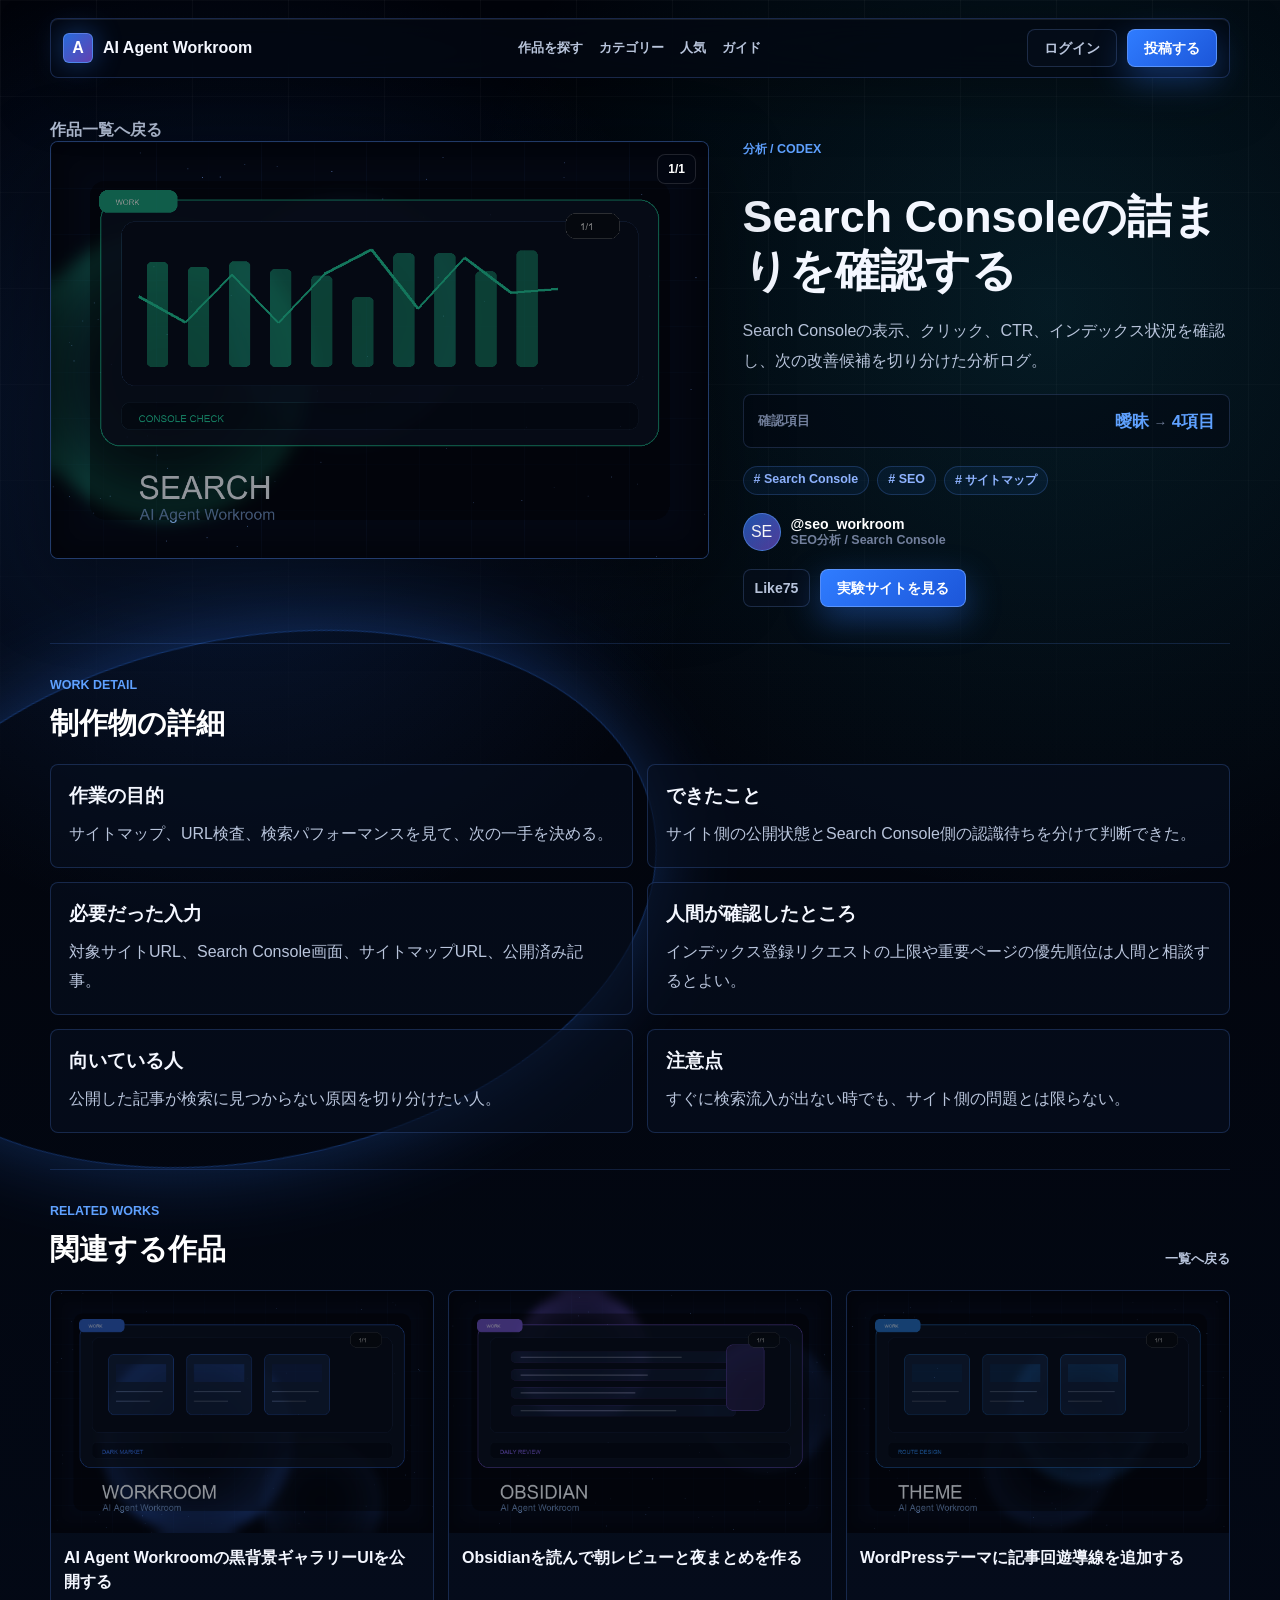
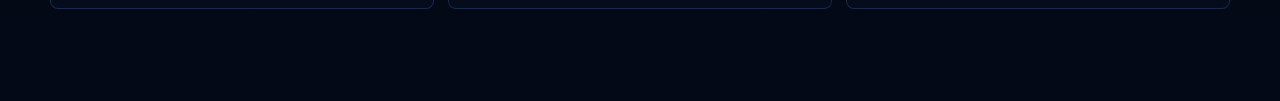
<file: works/search-console-check/index.html>
<!doctype html>
<html lang="ja">
  <head>
    <meta charset="utf-8">
    <meta name="viewport" content="width=device-width, initial-scale=1">
    <title>Search Consoleの詰まりを確認する | AI Agent Workroom</title>
    <meta name="description" content="Search Consoleの表示、クリック、CTR、インデックス状況を確認し、次の改善候補を切り分けた分析ログ。 AIエージェントで実際にできた制作物・運用事例の詳細ページです。">
    <link rel="canonical" href="https://ai-agent-workroom.pages.dev/works/search-console-check/">
    <meta property="og:title" content="Search Consoleの詰まりを確認する">
    <meta property="og:description" content="Search Consoleの表示、クリック、CTR、インデックス状況を確認し、次の改善候補を切り分けた分析ログ。">
    <meta property="og:type" content="article">
    <meta property="og:image" content="https://ai-agent-workroom.pages.dev/assets/work-previews/search-console-check.png">
    <link rel="icon" href="../../favicon.svg" type="image/svg+xml">
    <link rel="stylesheet" href="../../styles.css">
  </head>
  <body class="detail-page">
    <header class="site-header">
      <a class="brand" href="../../" aria-label="AI Agent Workroom トップ">
        <span class="brand-mark">A</span>
        <span>AI Agent Workroom</span>
      </a>
      <nav class="top-nav" aria-label="主要メニュー">
        <a href="../../#works">作品を探す</a>
        <a href="../../#categories">カテゴリー</a>
        <a href="../../#popular">人気</a>
        <a href="../../#guide">ガイド</a>
      </nav>
      <div class="header-actions">
        <a class="ghost-button" href="../../#guide">ログイン</a>
        <a class="primary-button" href="../../#guide">投稿する</a>
      </div>
    </header>

    <main class="detail-main">
      <a class="back-link" href="../../#works">作品一覧へ戻る</a>

      <section class="detail-hero">
        <figure class="detail-image">
          <img src="../../assets/work-previews/search-console-check.png" alt="Search Consoleの詰まりを確認する の制作物プレビュー" width="1200" height="760">
          <span class="image-count">1/1</span>
          
        </figure>

        <div class="detail-summary">
          <p class="eyebrow">分析 / Codex</p>
          <h1>Search Consoleの詰まりを確認する</h1>
          <p class="detail-lead">Search Consoleの表示、クリック、CTR、インデックス状況を確認し、次の改善候補を切り分けた分析ログ。</p>
          <div class="metric-box">
            <span>確認項目</span>
            <strong>曖昧 <span>→</span> 4項目</strong>
          </div>
          <div class="tag-list">
            <span># Search Console</span><span># SEO</span><span># サイトマップ</span>
          </div>
          <div class="author">
            <span class="avatar">SE</span>
            <span>
              <strong>@seo_workroom</strong>
              <small>SEO分析 / Search Console</small>
            </span>
          </div>
          <div class="detail-actions">
            <button type="button" class="like-button" data-like-id="search-console-check" data-like-base="75">Like <span data-like-count>75</span></button>
            <a class="primary-button" href="https://ai-workroom-catalog.pages.dev/" rel="ugc nofollow noopener noreferrer">実験サイトを見る</a>
          </div>
        </div>
      </section>

      <section class="detail-section" aria-labelledby="detail-content-title">
        <div class="section-title">
          <p class="eyebrow">Work detail</p>
          <h2 id="detail-content-title">制作物の詳細</h2>
        </div>
        <div class="detail-grid">
          
          <article class="detail-box">
            <h3>作業の目的</h3>
            <p>サイトマップ、URL検査、検索パフォーマンスを見て、次の一手を決める。</p>
          </article>
          
          <article class="detail-box">
            <h3>できたこと</h3>
            <p>サイト側の公開状態とSearch Console側の認識待ちを分けて判断できた。</p>
          </article>
          
          <article class="detail-box">
            <h3>必要だった入力</h3>
            <p>対象サイトURL、Search Console画面、サイトマップURL、公開済み記事。</p>
          </article>
          
          <article class="detail-box">
            <h3>人間が確認したところ</h3>
            <p>インデックス登録リクエストの上限や重要ページの優先順位は人間と相談するとよい。</p>
          </article>
          
          <article class="detail-box">
            <h3>向いている人</h3>
            <p>公開した記事が検索に見つからない原因を切り分けたい人。</p>
          </article>
          
          <article class="detail-box">
            <h3>注意点</h3>
            <p>すぐに検索流入が出ない時でも、サイト側の問題とは限らない。</p>
          </article>
        </div>
      </section>

      <section class="detail-section" aria-labelledby="related-title">
        <div class="section-title row-title">
          <div>
            <p class="eyebrow">Related works</p>
            <h2 id="related-title">関連する作品</h2>
          </div>
          <a class="text-link" href="../../#works">一覧へ戻る</a>
        </div>
        <div class="related-grid">

          <a class="related-card" href="../ai-agent-workroom-dark-gallery-ui/">
            <img src="../../assets/work-previews/ai-agent-workroom-dark-gallery-ui.png" alt="AI Agent Workroomの黒背景ギャラリーUIを公開する の制作物プレビュー" loading="lazy" width="1200" height="760">
            <span>AI Agent Workroomの黒背景ギャラリーUIを公開する</span>
          </a>
          <a class="related-card" href="../obsidian-secretary-review/">
            <img src="../../assets/work-previews/obsidian-secretary-review.png" alt="Obsidianを読んで朝レビューと夜まとめを作る の制作物プレビュー" loading="lazy" width="1200" height="760">
            <span>Obsidianを読んで朝レビューと夜まとめを作る</span>
          </a>
          <a class="related-card" href="../theme-route-improvement/">
            <img src="../../assets/work-previews/theme-route-improvement.png" alt="WordPressテーマに記事回遊導線を追加する の制作物プレビュー" loading="lazy" width="1200" height="760">
            <span>WordPressテーマに記事回遊導線を追加する</span>
          </a>
        </div>
      </section>
    </main>

    <script src="../../likes.js"></script>
  </body>
</html>
</file>
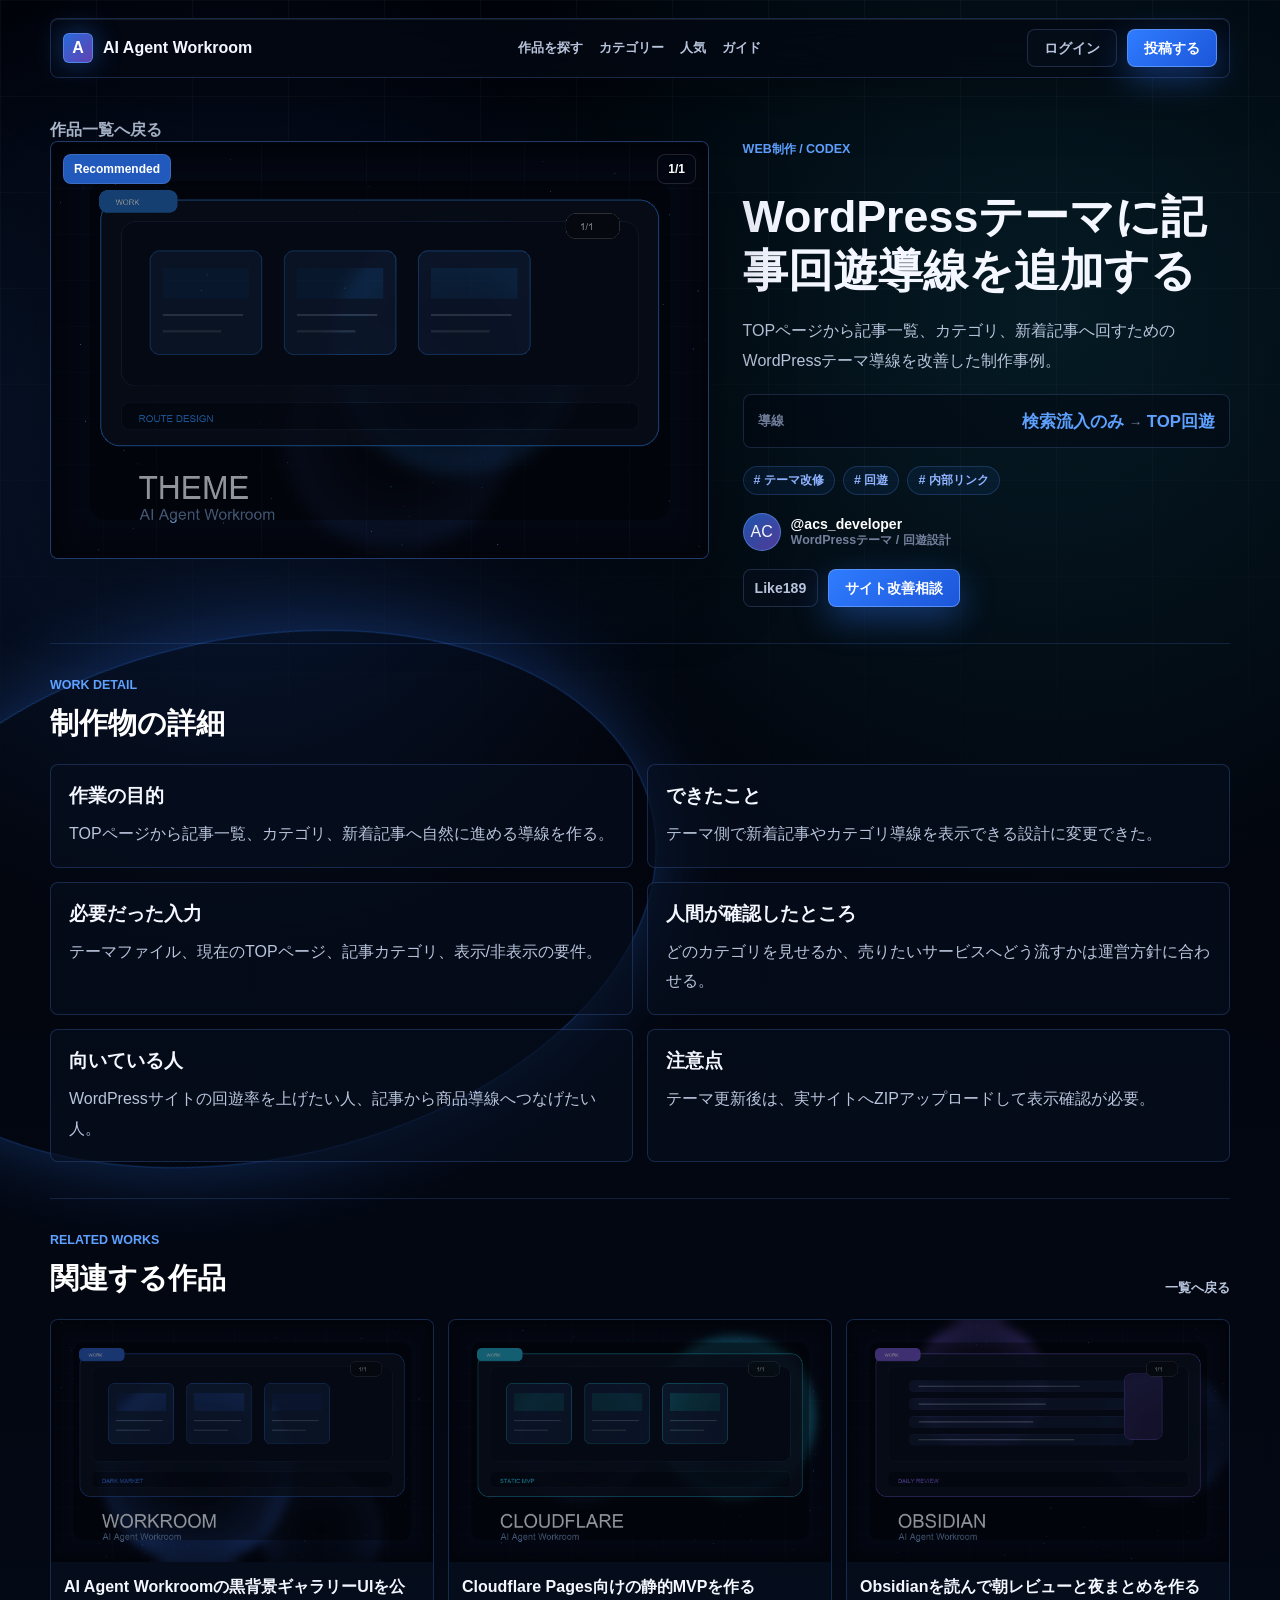
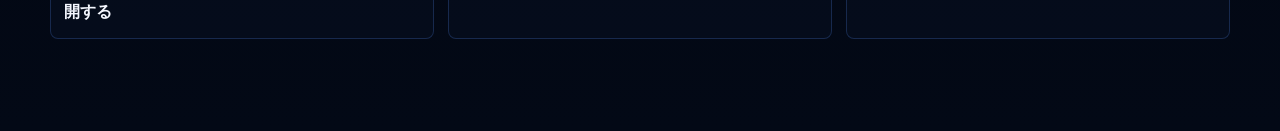
<file: works/theme-route-improvement/index.html>
<!doctype html>
<html lang="ja">
  <head>
    <meta charset="utf-8">
    <meta name="viewport" content="width=device-width, initial-scale=1">
    <title>WordPressテーマに記事回遊導線を追加する | AI Agent Workroom</title>
    <meta name="description" content="TOPページから記事一覧、カテゴリ、新着記事へ回すためのWordPressテーマ導線を改善した制作事例。 AIエージェントで実際にできた制作物・運用事例の詳細ページです。">
    <link rel="canonical" href="https://ai-agent-workroom.pages.dev/works/theme-route-improvement/">
    <meta property="og:title" content="WordPressテーマに記事回遊導線を追加する">
    <meta property="og:description" content="TOPページから記事一覧、カテゴリ、新着記事へ回すためのWordPressテーマ導線を改善した制作事例。">
    <meta property="og:type" content="article">
    <meta property="og:image" content="https://ai-agent-workroom.pages.dev/assets/work-previews/theme-route-improvement.png">
    <link rel="icon" href="../../favicon.svg" type="image/svg+xml">
    <link rel="stylesheet" href="../../styles.css">
  </head>
  <body class="detail-page">
    <header class="site-header">
      <a class="brand" href="../../" aria-label="AI Agent Workroom トップ">
        <span class="brand-mark">A</span>
        <span>AI Agent Workroom</span>
      </a>
      <nav class="top-nav" aria-label="主要メニュー">
        <a href="../../#works">作品を探す</a>
        <a href="../../#categories">カテゴリー</a>
        <a href="../../#popular">人気</a>
        <a href="../../#guide">ガイド</a>
      </nav>
      <div class="header-actions">
        <a class="ghost-button" href="../../#guide">ログイン</a>
        <a class="primary-button" href="../../#guide">投稿する</a>
      </div>
    </header>

    <main class="detail-main">
      <a class="back-link" href="../../#works">作品一覧へ戻る</a>

      <section class="detail-hero">
        <figure class="detail-image">
          <img src="../../assets/work-previews/theme-route-improvement.png" alt="WordPressテーマに記事回遊導線を追加する の制作物プレビュー" width="1200" height="760">
          <span class="image-count">1/1</span>
          <span class="featured-badge">Recommended</span>
        </figure>

        <div class="detail-summary">
          <p class="eyebrow">Web制作 / Codex</p>
          <h1>WordPressテーマに記事回遊導線を追加する</h1>
          <p class="detail-lead">TOPページから記事一覧、カテゴリ、新着記事へ回すためのWordPressテーマ導線を改善した制作事例。</p>
          <div class="metric-box">
            <span>導線</span>
            <strong>検索流入のみ <span>→</span> TOP回遊</strong>
          </div>
          <div class="tag-list">
            <span># テーマ改修</span><span># 回遊</span><span># 内部リンク</span>
          </div>
          <div class="author">
            <span class="avatar">AC</span>
            <span>
              <strong>@acs_developer</strong>
              <small>WordPressテーマ / 回遊設計</small>
            </span>
          </div>
          <div class="detail-actions">
            <button type="button" class="like-button" data-like-id="theme-route-improvement" data-like-base="189">Like <span data-like-count>189</span></button>
            <a class="primary-button" href="https://acs-developer.com/" rel="ugc nofollow noopener noreferrer">サイト改善相談</a>
          </div>
        </div>
      </section>

      <section class="detail-section" aria-labelledby="detail-content-title">
        <div class="section-title">
          <p class="eyebrow">Work detail</p>
          <h2 id="detail-content-title">制作物の詳細</h2>
        </div>
        <div class="detail-grid">
          
          <article class="detail-box">
            <h3>作業の目的</h3>
            <p>TOPページから記事一覧、カテゴリ、新着記事へ自然に進める導線を作る。</p>
          </article>
          
          <article class="detail-box">
            <h3>できたこと</h3>
            <p>テーマ側で新着記事やカテゴリ導線を表示できる設計に変更できた。</p>
          </article>
          
          <article class="detail-box">
            <h3>必要だった入力</h3>
            <p>テーマファイル、現在のTOPページ、記事カテゴリ、表示/非表示の要件。</p>
          </article>
          
          <article class="detail-box">
            <h3>人間が確認したところ</h3>
            <p>どのカテゴリを見せるか、売りたいサービスへどう流すかは運営方針に合わせる。</p>
          </article>
          
          <article class="detail-box">
            <h3>向いている人</h3>
            <p>WordPressサイトの回遊率を上げたい人、記事から商品導線へつなげたい人。</p>
          </article>
          
          <article class="detail-box">
            <h3>注意点</h3>
            <p>テーマ更新後は、実サイトへZIPアップロードして表示確認が必要。</p>
          </article>
        </div>
      </section>

      <section class="detail-section" aria-labelledby="related-title">
        <div class="section-title row-title">
          <div>
            <p class="eyebrow">Related works</p>
            <h2 id="related-title">関連する作品</h2>
          </div>
          <a class="text-link" href="../../#works">一覧へ戻る</a>
        </div>
        <div class="related-grid">

          <a class="related-card" href="../ai-agent-workroom-dark-gallery-ui/">
            <img src="../../assets/work-previews/ai-agent-workroom-dark-gallery-ui.png" alt="AI Agent Workroomの黒背景ギャラリーUIを公開する の制作物プレビュー" loading="lazy" width="1200" height="760">
            <span>AI Agent Workroomの黒背景ギャラリーUIを公開する</span>
          </a>
          <a class="related-card" href="../cloudflare-static-mvp/">
            <img src="../../assets/work-previews/cloudflare-static-mvp.png" alt="Cloudflare Pages向けの静的MVPを作る の制作物プレビュー" loading="lazy" width="1200" height="760">
            <span>Cloudflare Pages向けの静的MVPを作る</span>
          </a>
          <a class="related-card" href="../obsidian-secretary-review/">
            <img src="../../assets/work-previews/obsidian-secretary-review.png" alt="Obsidianを読んで朝レビューと夜まとめを作る の制作物プレビュー" loading="lazy" width="1200" height="760">
            <span>Obsidianを読んで朝レビューと夜まとめを作る</span>
          </a>
        </div>
      </section>
    </main>

    <script src="../../likes.js"></script>
  </body>
</html>
</file>
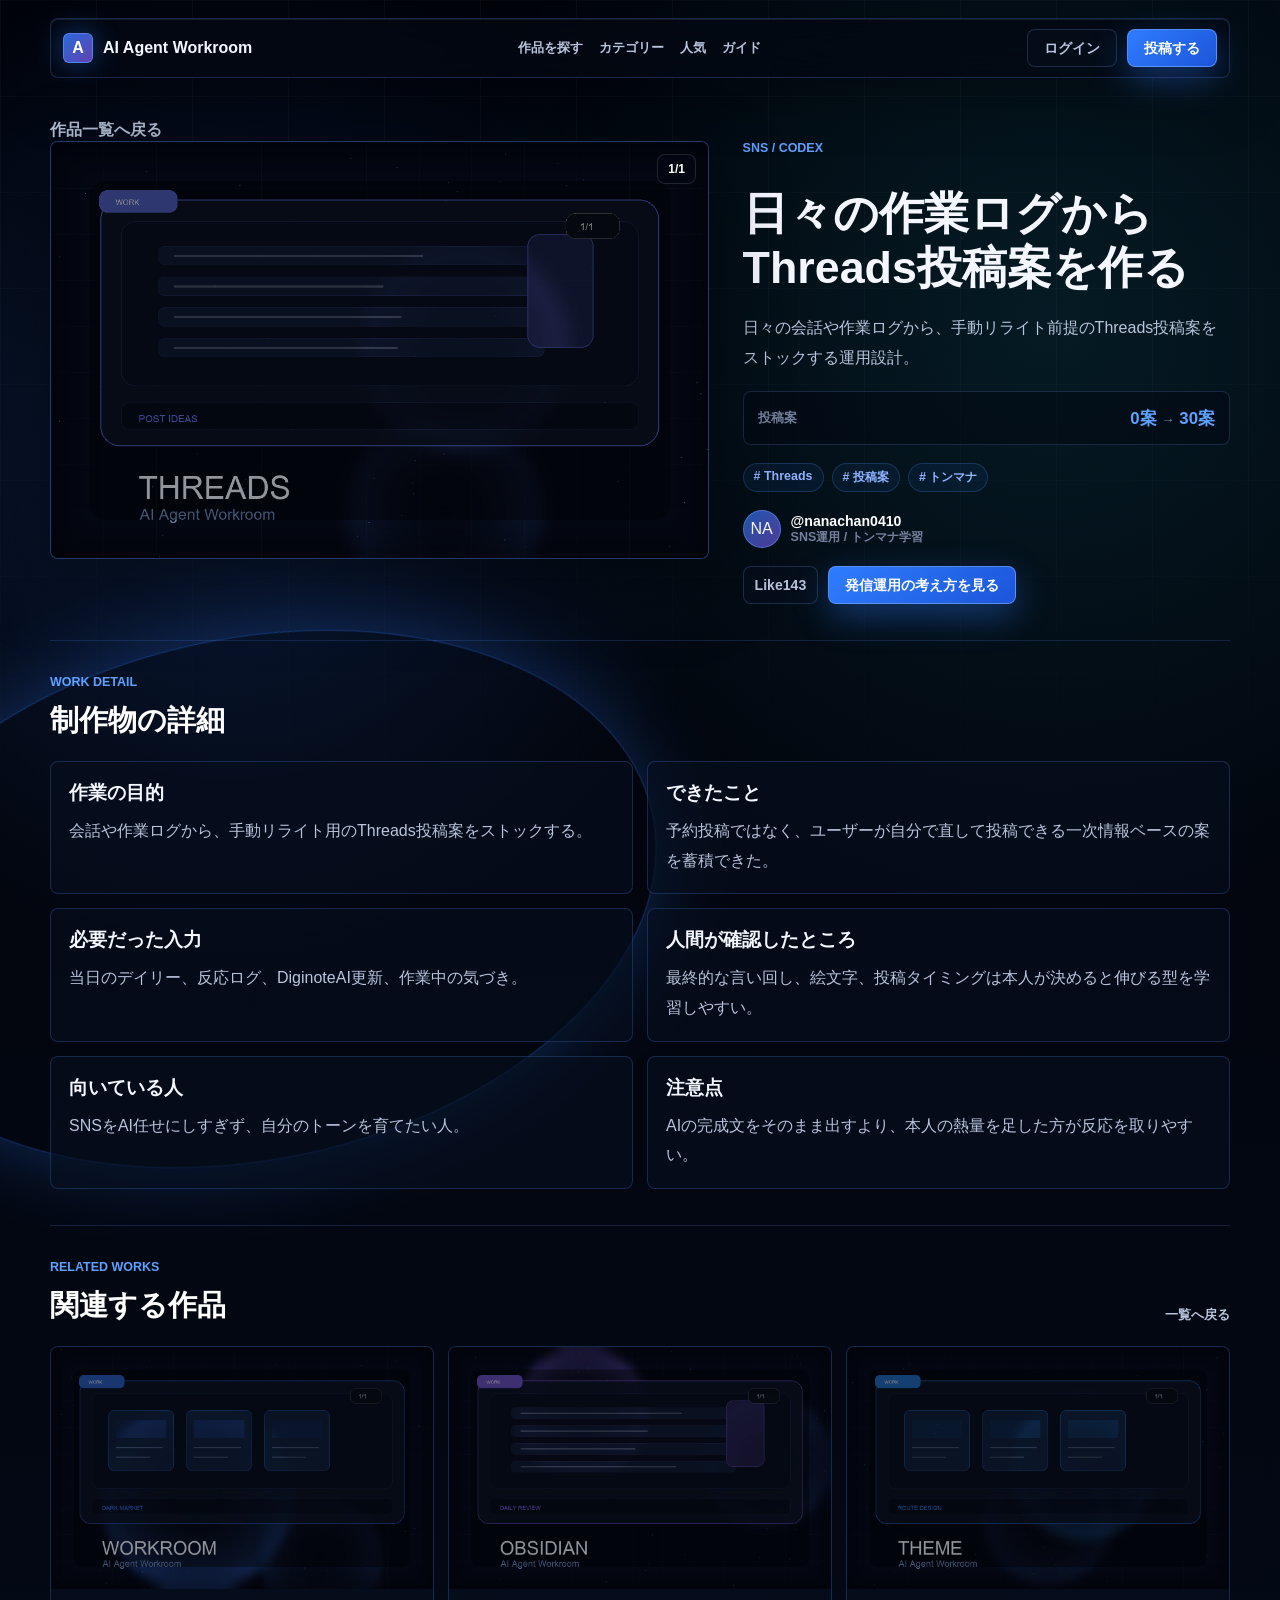
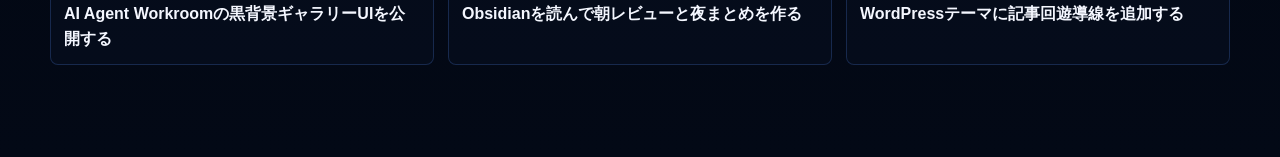
<file: works/threads-draft-stock/index.html>
<!doctype html>
<html lang="ja">
  <head>
    <meta charset="utf-8">
    <meta name="viewport" content="width=device-width, initial-scale=1">
    <title>日々の作業ログからThreads投稿案を作る | AI Agent Workroom</title>
    <meta name="description" content="日々の会話や作業ログから、手動リライト前提のThreads投稿案をストックする運用設計。 AIエージェントで実際にできた制作物・運用事例の詳細ページです。">
    <link rel="canonical" href="https://ai-agent-workroom.pages.dev/works/threads-draft-stock/">
    <meta property="og:title" content="日々の作業ログからThreads投稿案を作る">
    <meta property="og:description" content="日々の会話や作業ログから、手動リライト前提のThreads投稿案をストックする運用設計。">
    <meta property="og:type" content="article">
    <meta property="og:image" content="https://ai-agent-workroom.pages.dev/assets/work-previews/threads-draft-stock.png">
    <link rel="icon" href="../../favicon.svg" type="image/svg+xml">
    <link rel="stylesheet" href="../../styles.css">
  </head>
  <body class="detail-page">
    <header class="site-header">
      <a class="brand" href="../../" aria-label="AI Agent Workroom トップ">
        <span class="brand-mark">A</span>
        <span>AI Agent Workroom</span>
      </a>
      <nav class="top-nav" aria-label="主要メニュー">
        <a href="../../#works">作品を探す</a>
        <a href="../../#categories">カテゴリー</a>
        <a href="../../#popular">人気</a>
        <a href="../../#guide">ガイド</a>
      </nav>
      <div class="header-actions">
        <a class="ghost-button" href="../../#guide">ログイン</a>
        <a class="primary-button" href="../../#guide">投稿する</a>
      </div>
    </header>

    <main class="detail-main">
      <a class="back-link" href="../../#works">作品一覧へ戻る</a>

      <section class="detail-hero">
        <figure class="detail-image">
          <img src="../../assets/work-previews/threads-draft-stock.png" alt="日々の作業ログからThreads投稿案を作る の制作物プレビュー" width="1200" height="760">
          <span class="image-count">1/1</span>
          
        </figure>

        <div class="detail-summary">
          <p class="eyebrow">SNS / Codex</p>
          <h1>日々の作業ログからThreads投稿案を作る</h1>
          <p class="detail-lead">日々の会話や作業ログから、手動リライト前提のThreads投稿案をストックする運用設計。</p>
          <div class="metric-box">
            <span>投稿案</span>
            <strong>0案 <span>→</span> 30案</strong>
          </div>
          <div class="tag-list">
            <span># Threads</span><span># 投稿案</span><span># トンマナ</span>
          </div>
          <div class="author">
            <span class="avatar">NA</span>
            <span>
              <strong>@nanachan0410</strong>
              <small>SNS運用 / トンマナ学習</small>
            </span>
          </div>
          <div class="detail-actions">
            <button type="button" class="like-button" data-like-id="threads-draft-stock" data-like-base="143">Like <span data-like-count>143</span></button>
            <a class="primary-button" href="https://note.com/locany" rel="ugc nofollow noopener noreferrer">発信運用の考え方を見る</a>
          </div>
        </div>
      </section>

      <section class="detail-section" aria-labelledby="detail-content-title">
        <div class="section-title">
          <p class="eyebrow">Work detail</p>
          <h2 id="detail-content-title">制作物の詳細</h2>
        </div>
        <div class="detail-grid">
          
          <article class="detail-box">
            <h3>作業の目的</h3>
            <p>会話や作業ログから、手動リライト用のThreads投稿案をストックする。</p>
          </article>
          
          <article class="detail-box">
            <h3>できたこと</h3>
            <p>予約投稿ではなく、ユーザーが自分で直して投稿できる一次情報ベースの案を蓄積できた。</p>
          </article>
          
          <article class="detail-box">
            <h3>必要だった入力</h3>
            <p>当日のデイリー、反応ログ、DiginoteAI更新、作業中の気づき。</p>
          </article>
          
          <article class="detail-box">
            <h3>人間が確認したところ</h3>
            <p>最終的な言い回し、絵文字、投稿タイミングは本人が決めると伸びる型を学習しやすい。</p>
          </article>
          
          <article class="detail-box">
            <h3>向いている人</h3>
            <p>SNSをAI任せにしすぎず、自分のトーンを育てたい人。</p>
          </article>
          
          <article class="detail-box">
            <h3>注意点</h3>
            <p>AIの完成文をそのまま出すより、本人の熱量を足した方が反応を取りやすい。</p>
          </article>
        </div>
      </section>

      <section class="detail-section" aria-labelledby="related-title">
        <div class="section-title row-title">
          <div>
            <p class="eyebrow">Related works</p>
            <h2 id="related-title">関連する作品</h2>
          </div>
          <a class="text-link" href="../../#works">一覧へ戻る</a>
        </div>
        <div class="related-grid">

          <a class="related-card" href="../ai-agent-workroom-dark-gallery-ui/">
            <img src="../../assets/work-previews/ai-agent-workroom-dark-gallery-ui.png" alt="AI Agent Workroomの黒背景ギャラリーUIを公開する の制作物プレビュー" loading="lazy" width="1200" height="760">
            <span>AI Agent Workroomの黒背景ギャラリーUIを公開する</span>
          </a>
          <a class="related-card" href="../obsidian-secretary-review/">
            <img src="../../assets/work-previews/obsidian-secretary-review.png" alt="Obsidianを読んで朝レビューと夜まとめを作る の制作物プレビュー" loading="lazy" width="1200" height="760">
            <span>Obsidianを読んで朝レビューと夜まとめを作る</span>
          </a>
          <a class="related-card" href="../theme-route-improvement/">
            <img src="../../assets/work-previews/theme-route-improvement.png" alt="WordPressテーマに記事回遊導線を追加する の制作物プレビュー" loading="lazy" width="1200" height="760">
            <span>WordPressテーマに記事回遊導線を追加する</span>
          </a>
        </div>
      </section>
    </main>

    <script src="../../likes.js"></script>
  </body>
</html>
</file>
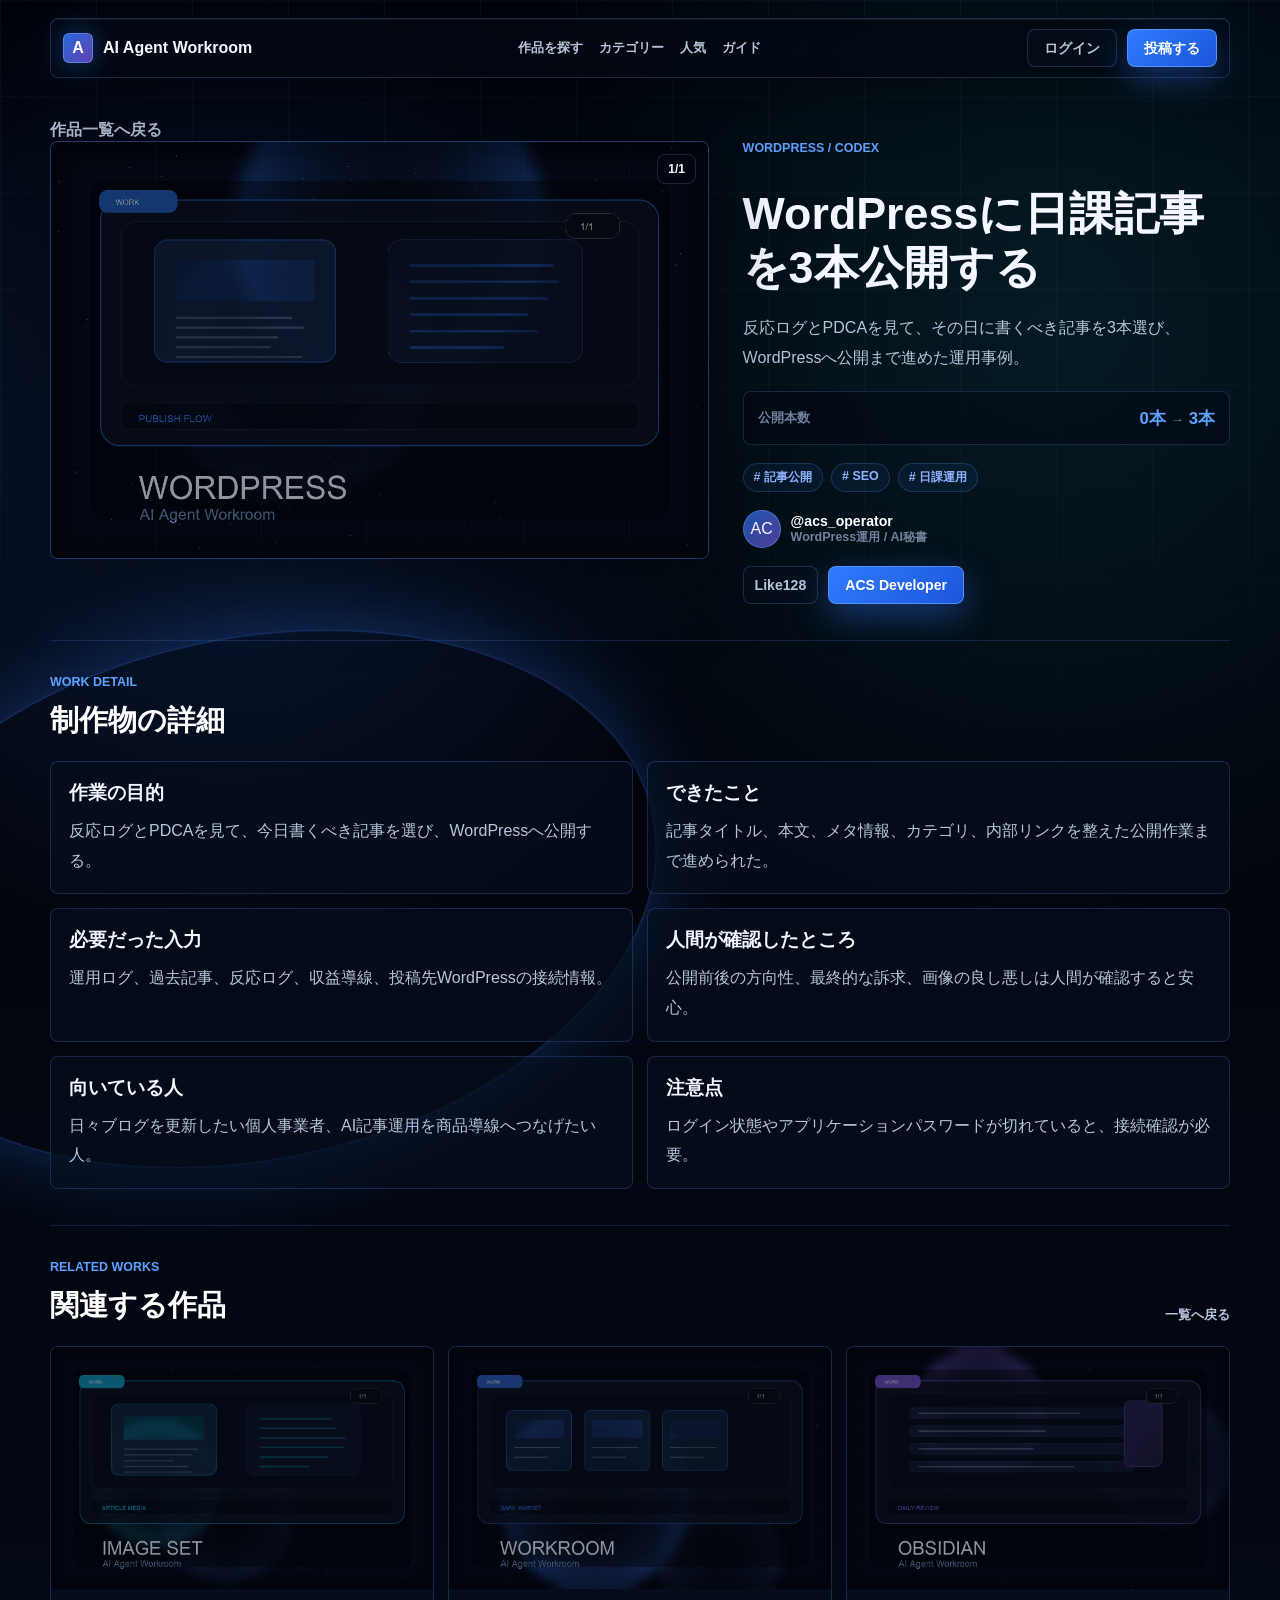
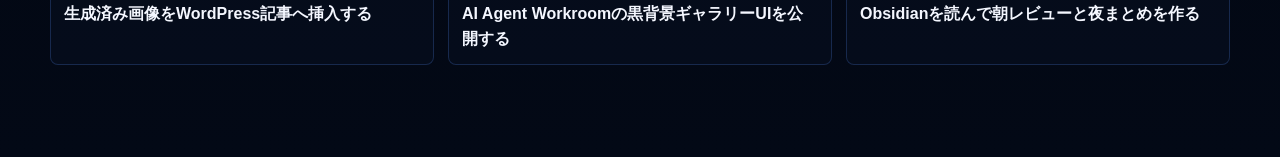
<file: works/wordpress-daily-publish/index.html>
<!doctype html>
<html lang="ja">
  <head>
    <meta charset="utf-8">
    <meta name="viewport" content="width=device-width, initial-scale=1">
    <title>WordPressに日課記事を3本公開する | AI Agent Workroom</title>
    <meta name="description" content="反応ログとPDCAを見て、その日に書くべき記事を3本選び、WordPressへ公開まで進めた運用事例。 AIエージェントで実際にできた制作物・運用事例の詳細ページです。">
    <link rel="canonical" href="https://ai-agent-workroom.pages.dev/works/wordpress-daily-publish/">
    <meta property="og:title" content="WordPressに日課記事を3本公開する">
    <meta property="og:description" content="反応ログとPDCAを見て、その日に書くべき記事を3本選び、WordPressへ公開まで進めた運用事例。">
    <meta property="og:type" content="article">
    <meta property="og:image" content="https://ai-agent-workroom.pages.dev/assets/work-previews/wordpress-daily-publish.png">
    <link rel="icon" href="../../favicon.svg" type="image/svg+xml">
    <link rel="stylesheet" href="../../styles.css">
  </head>
  <body class="detail-page">
    <header class="site-header">
      <a class="brand" href="../../" aria-label="AI Agent Workroom トップ">
        <span class="brand-mark">A</span>
        <span>AI Agent Workroom</span>
      </a>
      <nav class="top-nav" aria-label="主要メニュー">
        <a href="../../#works">作品を探す</a>
        <a href="../../#categories">カテゴリー</a>
        <a href="../../#popular">人気</a>
        <a href="../../#guide">ガイド</a>
      </nav>
      <div class="header-actions">
        <a class="ghost-button" href="../../#guide">ログイン</a>
        <a class="primary-button" href="../../#guide">投稿する</a>
      </div>
    </header>

    <main class="detail-main">
      <a class="back-link" href="../../#works">作品一覧へ戻る</a>

      <section class="detail-hero">
        <figure class="detail-image">
          <img src="../../assets/work-previews/wordpress-daily-publish.png" alt="WordPressに日課記事を3本公開する の制作物プレビュー" width="1200" height="760">
          <span class="image-count">1/1</span>
          
        </figure>

        <div class="detail-summary">
          <p class="eyebrow">WordPress / Codex</p>
          <h1>WordPressに日課記事を3本公開する</h1>
          <p class="detail-lead">反応ログとPDCAを見て、その日に書くべき記事を3本選び、WordPressへ公開まで進めた運用事例。</p>
          <div class="metric-box">
            <span>公開本数</span>
            <strong>0本 <span>→</span> 3本</strong>
          </div>
          <div class="tag-list">
            <span># 記事公開</span><span># SEO</span><span># 日課運用</span>
          </div>
          <div class="author">
            <span class="avatar">AC</span>
            <span>
              <strong>@acs_operator</strong>
              <small>WordPress運用 / AI秘書</small>
            </span>
          </div>
          <div class="detail-actions">
            <button type="button" class="like-button" data-like-id="wordpress-daily-publish" data-like-base="128">Like <span data-like-count>128</span></button>
            <a class="primary-button" href="https://acs-developer.com/" rel="ugc nofollow noopener noreferrer">ACS Developer</a>
          </div>
        </div>
      </section>

      <section class="detail-section" aria-labelledby="detail-content-title">
        <div class="section-title">
          <p class="eyebrow">Work detail</p>
          <h2 id="detail-content-title">制作物の詳細</h2>
        </div>
        <div class="detail-grid">
          
          <article class="detail-box">
            <h3>作業の目的</h3>
            <p>反応ログとPDCAを見て、今日書くべき記事を選び、WordPressへ公開する。</p>
          </article>
          
          <article class="detail-box">
            <h3>できたこと</h3>
            <p>記事タイトル、本文、メタ情報、カテゴリ、内部リンクを整えた公開作業まで進められた。</p>
          </article>
          
          <article class="detail-box">
            <h3>必要だった入力</h3>
            <p>運用ログ、過去記事、反応ログ、収益導線、投稿先WordPressの接続情報。</p>
          </article>
          
          <article class="detail-box">
            <h3>人間が確認したところ</h3>
            <p>公開前後の方向性、最終的な訴求、画像の良し悪しは人間が確認すると安心。</p>
          </article>
          
          <article class="detail-box">
            <h3>向いている人</h3>
            <p>日々ブログを更新したい個人事業者、AI記事運用を商品導線へつなげたい人。</p>
          </article>
          
          <article class="detail-box">
            <h3>注意点</h3>
            <p>ログイン状態やアプリケーションパスワードが切れていると、接続確認が必要。</p>
          </article>
        </div>
      </section>

      <section class="detail-section" aria-labelledby="related-title">
        <div class="section-title row-title">
          <div>
            <p class="eyebrow">Related works</p>
            <h2 id="related-title">関連する作品</h2>
          </div>
          <a class="text-link" href="../../#works">一覧へ戻る</a>
        </div>
        <div class="related-grid">

          <a class="related-card" href="../wordpress-image-insert/">
            <img src="../../assets/work-previews/wordpress-image-insert.png" alt="生成済み画像をWordPress記事へ挿入する の制作物プレビュー" loading="lazy" width="1200" height="760">
            <span>生成済み画像をWordPress記事へ挿入する</span>
          </a>
          <a class="related-card" href="../ai-agent-workroom-dark-gallery-ui/">
            <img src="../../assets/work-previews/ai-agent-workroom-dark-gallery-ui.png" alt="AI Agent Workroomの黒背景ギャラリーUIを公開する の制作物プレビュー" loading="lazy" width="1200" height="760">
            <span>AI Agent Workroomの黒背景ギャラリーUIを公開する</span>
          </a>
          <a class="related-card" href="../obsidian-secretary-review/">
            <img src="../../assets/work-previews/obsidian-secretary-review.png" alt="Obsidianを読んで朝レビューと夜まとめを作る の制作物プレビュー" loading="lazy" width="1200" height="760">
            <span>Obsidianを読んで朝レビューと夜まとめを作る</span>
          </a>
        </div>
      </section>
    </main>

    <script src="../../likes.js"></script>
  </body>
</html>
</file>
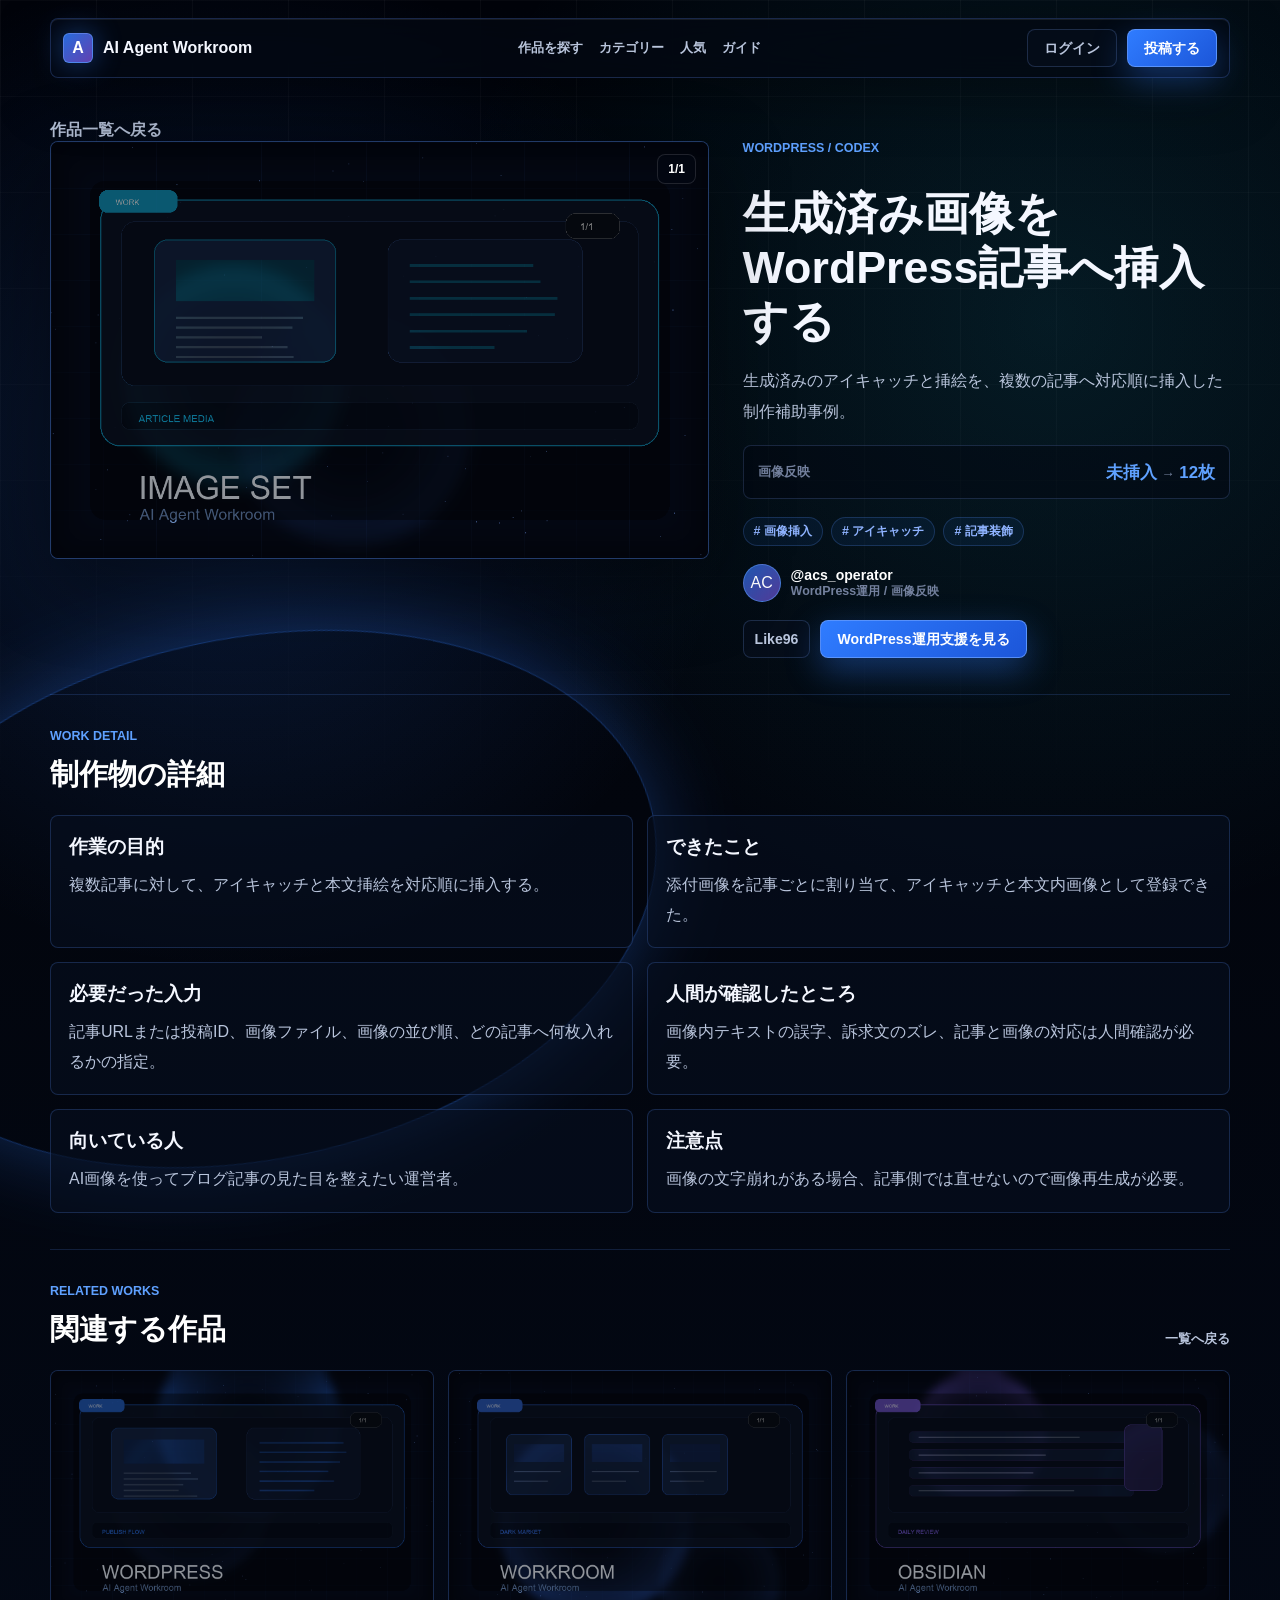
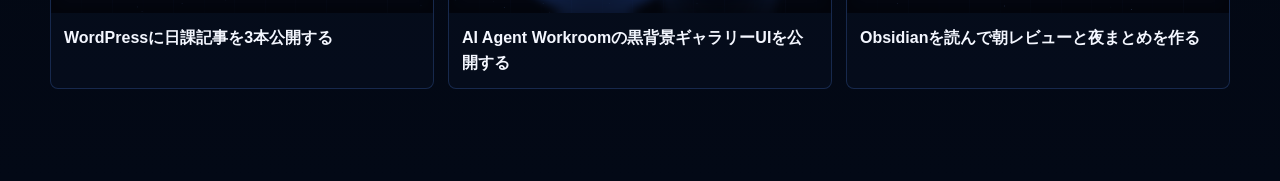
<file: works/wordpress-image-insert/index.html>
<!doctype html>
<html lang="ja">
  <head>
    <meta charset="utf-8">
    <meta name="viewport" content="width=device-width, initial-scale=1">
    <title>生成済み画像をWordPress記事へ挿入する | AI Agent Workroom</title>
    <meta name="description" content="生成済みのアイキャッチと挿絵を、複数の記事へ対応順に挿入した制作補助事例。 AIエージェントで実際にできた制作物・運用事例の詳細ページです。">
    <link rel="canonical" href="https://ai-agent-workroom.pages.dev/works/wordpress-image-insert/">
    <meta property="og:title" content="生成済み画像をWordPress記事へ挿入する">
    <meta property="og:description" content="生成済みのアイキャッチと挿絵を、複数の記事へ対応順に挿入した制作補助事例。">
    <meta property="og:type" content="article">
    <meta property="og:image" content="https://ai-agent-workroom.pages.dev/assets/work-previews/wordpress-image-insert.png">
    <link rel="icon" href="../../favicon.svg" type="image/svg+xml">
    <link rel="stylesheet" href="../../styles.css">
  </head>
  <body class="detail-page">
    <header class="site-header">
      <a class="brand" href="../../" aria-label="AI Agent Workroom トップ">
        <span class="brand-mark">A</span>
        <span>AI Agent Workroom</span>
      </a>
      <nav class="top-nav" aria-label="主要メニュー">
        <a href="../../#works">作品を探す</a>
        <a href="../../#categories">カテゴリー</a>
        <a href="../../#popular">人気</a>
        <a href="../../#guide">ガイド</a>
      </nav>
      <div class="header-actions">
        <a class="ghost-button" href="../../#guide">ログイン</a>
        <a class="primary-button" href="../../#guide">投稿する</a>
      </div>
    </header>

    <main class="detail-main">
      <a class="back-link" href="../../#works">作品一覧へ戻る</a>

      <section class="detail-hero">
        <figure class="detail-image">
          <img src="../../assets/work-previews/wordpress-image-insert.png" alt="生成済み画像をWordPress記事へ挿入する の制作物プレビュー" width="1200" height="760">
          <span class="image-count">1/1</span>
          
        </figure>

        <div class="detail-summary">
          <p class="eyebrow">WordPress / Codex</p>
          <h1>生成済み画像をWordPress記事へ挿入する</h1>
          <p class="detail-lead">生成済みのアイキャッチと挿絵を、複数の記事へ対応順に挿入した制作補助事例。</p>
          <div class="metric-box">
            <span>画像反映</span>
            <strong>未挿入 <span>→</span> 12枚</strong>
          </div>
          <div class="tag-list">
            <span># 画像挿入</span><span># アイキャッチ</span><span># 記事装飾</span>
          </div>
          <div class="author">
            <span class="avatar">AC</span>
            <span>
              <strong>@acs_operator</strong>
              <small>WordPress運用 / 画像反映</small>
            </span>
          </div>
          <div class="detail-actions">
            <button type="button" class="like-button" data-like-id="wordpress-image-insert" data-like-base="96">Like <span data-like-count>96</span></button>
            <a class="primary-button" href="https://acs-developer.com/" rel="ugc nofollow noopener noreferrer">WordPress運用支援を見る</a>
          </div>
        </div>
      </section>

      <section class="detail-section" aria-labelledby="detail-content-title">
        <div class="section-title">
          <p class="eyebrow">Work detail</p>
          <h2 id="detail-content-title">制作物の詳細</h2>
        </div>
        <div class="detail-grid">
          
          <article class="detail-box">
            <h3>作業の目的</h3>
            <p>複数記事に対して、アイキャッチと本文挿絵を対応順に挿入する。</p>
          </article>
          
          <article class="detail-box">
            <h3>できたこと</h3>
            <p>添付画像を記事ごとに割り当て、アイキャッチと本文内画像として登録できた。</p>
          </article>
          
          <article class="detail-box">
            <h3>必要だった入力</h3>
            <p>記事URLまたは投稿ID、画像ファイル、画像の並び順、どの記事へ何枚入れるかの指定。</p>
          </article>
          
          <article class="detail-box">
            <h3>人間が確認したところ</h3>
            <p>画像内テキストの誤字、訴求文のズレ、記事と画像の対応は人間確認が必要。</p>
          </article>
          
          <article class="detail-box">
            <h3>向いている人</h3>
            <p>AI画像を使ってブログ記事の見た目を整えたい運営者。</p>
          </article>
          
          <article class="detail-box">
            <h3>注意点</h3>
            <p>画像の文字崩れがある場合、記事側では直せないので画像再生成が必要。</p>
          </article>
        </div>
      </section>

      <section class="detail-section" aria-labelledby="related-title">
        <div class="section-title row-title">
          <div>
            <p class="eyebrow">Related works</p>
            <h2 id="related-title">関連する作品</h2>
          </div>
          <a class="text-link" href="../../#works">一覧へ戻る</a>
        </div>
        <div class="related-grid">

          <a class="related-card" href="../wordpress-daily-publish/">
            <img src="../../assets/work-previews/wordpress-daily-publish.png" alt="WordPressに日課記事を3本公開する の制作物プレビュー" loading="lazy" width="1200" height="760">
            <span>WordPressに日課記事を3本公開する</span>
          </a>
          <a class="related-card" href="../ai-agent-workroom-dark-gallery-ui/">
            <img src="../../assets/work-previews/ai-agent-workroom-dark-gallery-ui.png" alt="AI Agent Workroomの黒背景ギャラリーUIを公開する の制作物プレビュー" loading="lazy" width="1200" height="760">
            <span>AI Agent Workroomの黒背景ギャラリーUIを公開する</span>
          </a>
          <a class="related-card" href="../obsidian-secretary-review/">
            <img src="../../assets/work-previews/obsidian-secretary-review.png" alt="Obsidianを読んで朝レビューと夜まとめを作る の制作物プレビュー" loading="lazy" width="1200" height="760">
            <span>Obsidianを読んで朝レビューと夜まとめを作る</span>
          </a>
        </div>
      </section>
    </main>

    <script src="../../likes.js"></script>
  </body>
</html>
</file>
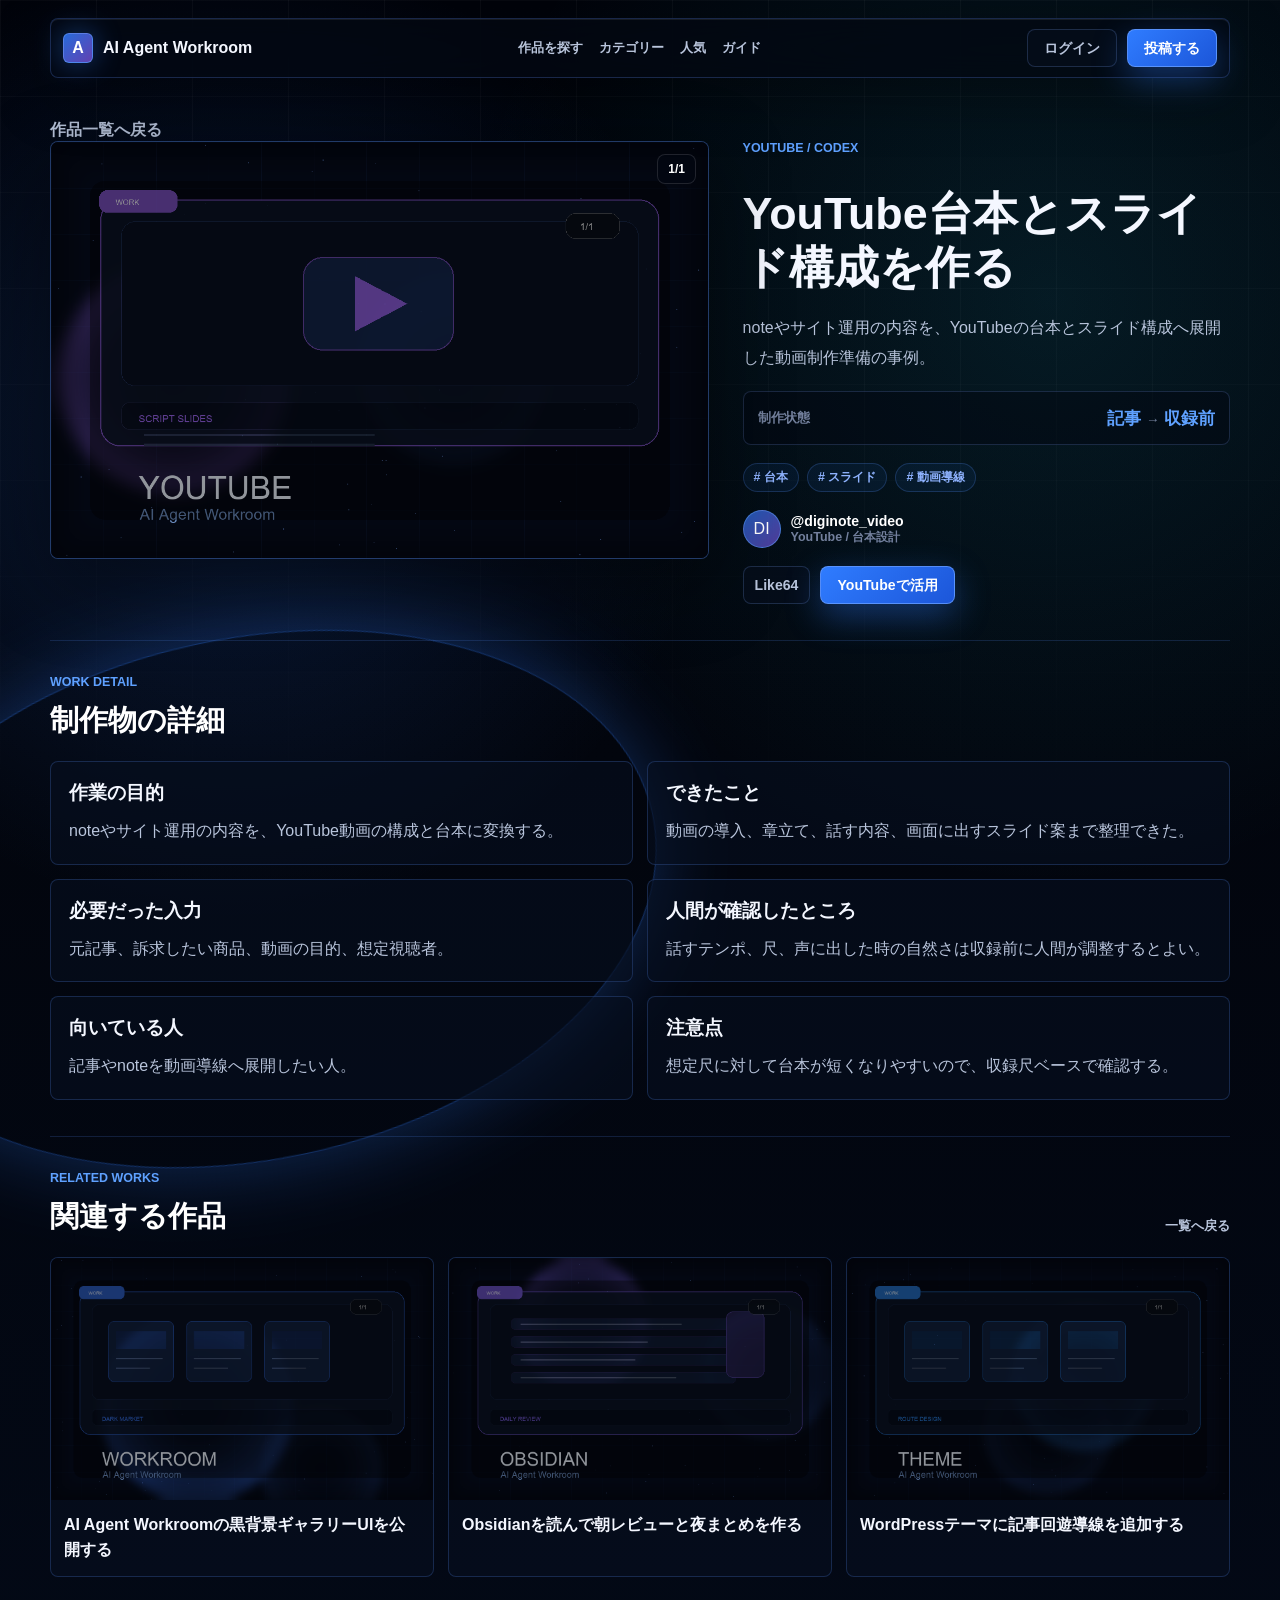
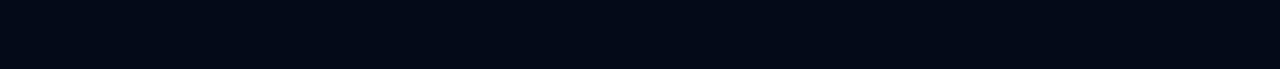
<file: works/youtube-script-slides/index.html>
<!doctype html>
<html lang="ja">
  <head>
    <meta charset="utf-8">
    <meta name="viewport" content="width=device-width, initial-scale=1">
    <title>YouTube台本とスライド構成を作る | AI Agent Workroom</title>
    <meta name="description" content="noteやサイト運用の内容を、YouTubeの台本とスライド構成へ展開した動画制作準備の事例。 AIエージェントで実際にできた制作物・運用事例の詳細ページです。">
    <link rel="canonical" href="https://ai-agent-workroom.pages.dev/works/youtube-script-slides/">
    <meta property="og:title" content="YouTube台本とスライド構成を作る">
    <meta property="og:description" content="noteやサイト運用の内容を、YouTubeの台本とスライド構成へ展開した動画制作準備の事例。">
    <meta property="og:type" content="article">
    <meta property="og:image" content="https://ai-agent-workroom.pages.dev/assets/work-previews/youtube-script-slides.png">
    <link rel="icon" href="../../favicon.svg" type="image/svg+xml">
    <link rel="stylesheet" href="../../styles.css">
  </head>
  <body class="detail-page">
    <header class="site-header">
      <a class="brand" href="../../" aria-label="AI Agent Workroom トップ">
        <span class="brand-mark">A</span>
        <span>AI Agent Workroom</span>
      </a>
      <nav class="top-nav" aria-label="主要メニュー">
        <a href="../../#works">作品を探す</a>
        <a href="../../#categories">カテゴリー</a>
        <a href="../../#popular">人気</a>
        <a href="../../#guide">ガイド</a>
      </nav>
      <div class="header-actions">
        <a class="ghost-button" href="../../#guide">ログイン</a>
        <a class="primary-button" href="../../#guide">投稿する</a>
      </div>
    </header>

    <main class="detail-main">
      <a class="back-link" href="../../#works">作品一覧へ戻る</a>

      <section class="detail-hero">
        <figure class="detail-image">
          <img src="../../assets/work-previews/youtube-script-slides.png" alt="YouTube台本とスライド構成を作る の制作物プレビュー" width="1200" height="760">
          <span class="image-count">1/1</span>
          
        </figure>

        <div class="detail-summary">
          <p class="eyebrow">YouTube / Codex</p>
          <h1>YouTube台本とスライド構成を作る</h1>
          <p class="detail-lead">noteやサイト運用の内容を、YouTubeの台本とスライド構成へ展開した動画制作準備の事例。</p>
          <div class="metric-box">
            <span>制作状態</span>
            <strong>記事 <span>→</span> 収録前</strong>
          </div>
          <div class="tag-list">
            <span># 台本</span><span># スライド</span><span># 動画導線</span>
          </div>
          <div class="author">
            <span class="avatar">DI</span>
            <span>
              <strong>@diginote_video</strong>
              <small>YouTube / 台本設計</small>
            </span>
          </div>
          <div class="detail-actions">
            <button type="button" class="like-button" data-like-id="youtube-script-slides" data-like-base="64">Like <span data-like-count>64</span></button>
            <a class="primary-button" href="https://www.youtube.com/" rel="ugc nofollow noopener noreferrer">YouTubeで活用</a>
          </div>
        </div>
      </section>

      <section class="detail-section" aria-labelledby="detail-content-title">
        <div class="section-title">
          <p class="eyebrow">Work detail</p>
          <h2 id="detail-content-title">制作物の詳細</h2>
        </div>
        <div class="detail-grid">
          
          <article class="detail-box">
            <h3>作業の目的</h3>
            <p>noteやサイト運用の内容を、YouTube動画の構成と台本に変換する。</p>
          </article>
          
          <article class="detail-box">
            <h3>できたこと</h3>
            <p>動画の導入、章立て、話す内容、画面に出すスライド案まで整理できた。</p>
          </article>
          
          <article class="detail-box">
            <h3>必要だった入力</h3>
            <p>元記事、訴求したい商品、動画の目的、想定視聴者。</p>
          </article>
          
          <article class="detail-box">
            <h3>人間が確認したところ</h3>
            <p>話すテンポ、尺、声に出した時の自然さは収録前に人間が調整するとよい。</p>
          </article>
          
          <article class="detail-box">
            <h3>向いている人</h3>
            <p>記事やnoteを動画導線へ展開したい人。</p>
          </article>
          
          <article class="detail-box">
            <h3>注意点</h3>
            <p>想定尺に対して台本が短くなりやすいので、収録尺ベースで確認する。</p>
          </article>
        </div>
      </section>

      <section class="detail-section" aria-labelledby="related-title">
        <div class="section-title row-title">
          <div>
            <p class="eyebrow">Related works</p>
            <h2 id="related-title">関連する作品</h2>
          </div>
          <a class="text-link" href="../../#works">一覧へ戻る</a>
        </div>
        <div class="related-grid">

          <a class="related-card" href="../ai-agent-workroom-dark-gallery-ui/">
            <img src="../../assets/work-previews/ai-agent-workroom-dark-gallery-ui.png" alt="AI Agent Workroomの黒背景ギャラリーUIを公開する の制作物プレビュー" loading="lazy" width="1200" height="760">
            <span>AI Agent Workroomの黒背景ギャラリーUIを公開する</span>
          </a>
          <a class="related-card" href="../obsidian-secretary-review/">
            <img src="../../assets/work-previews/obsidian-secretary-review.png" alt="Obsidianを読んで朝レビューと夜まとめを作る の制作物プレビュー" loading="lazy" width="1200" height="760">
            <span>Obsidianを読んで朝レビューと夜まとめを作る</span>
          </a>
          <a class="related-card" href="../theme-route-improvement/">
            <img src="../../assets/work-previews/theme-route-improvement.png" alt="WordPressテーマに記事回遊導線を追加する の制作物プレビュー" loading="lazy" width="1200" height="760">
            <span>WordPressテーマに記事回遊導線を追加する</span>
          </a>
        </div>
      </section>
    </main>

    <script src="../../likes.js"></script>
  </body>
</html>
</file>
<file: styles.css>
:root {
  color-scheme: dark;
  --bg: #02050d;
  --bg-soft: #06101f;
  --panel: rgba(9, 17, 34, 0.78);
  --panel-strong: rgba(13, 24, 47, 0.92);
  --line: rgba(89, 133, 220, 0.28);
  --line-strong: rgba(91, 147, 255, 0.58);
  --text: #f4f7ff;
  --text-soft: #b9c5dc;
  --muted: #73809d;
  --blue: #2f7cff;
  --blue-2: #5fa1ff;
  --cyan: #22d3ee;
  --violet: #8b5cf6;
  --radius: 8px;
  --max: 1180px;
  font-family: -apple-system, BlinkMacSystemFont, "Segoe UI", "Hiragino Sans", "Noto Sans JP", sans-serif;
}

* {
  box-sizing: border-box;
}

html {
  scroll-behavior: smooth;
  overflow-x: clip;
}

body {
  min-width: 320px;
  margin: 0;
  overflow-x: clip;
  color: var(--text);
  letter-spacing: 0;
  background:
    radial-gradient(circle at 18% 26%, rgba(47, 124, 255, 0.18), transparent 30%),
    radial-gradient(circle at 82% 18%, rgba(34, 211, 238, 0.11), transparent 34%),
    linear-gradient(180deg, #01030a 0%, var(--bg) 46%, #030916 100%);
}

body::before {
  content: "";
  position: fixed;
  inset: 0;
  z-index: -2;
  background:
    linear-gradient(90deg, rgba(255,255,255,0.035) 1px, transparent 1px),
    linear-gradient(180deg, rgba(255,255,255,0.028) 1px, transparent 1px);
  background-size: 96px 96px;
  mask-image: linear-gradient(180deg, #000, rgba(0,0,0,0.72), transparent 96%);
}

body::after {
  content: "";
  position: fixed;
  inset: auto auto -260px -160px;
  z-index: -1;
  width: 820px;
  height: 520px;
  pointer-events: none;
  border: 1px solid rgba(47, 124, 255, 0.36);
  border-radius: 50%;
  transform: rotate(-12deg);
  box-shadow: 0 0 80px rgba(47,124,255,0.3);
}

a {
  color: inherit;
}

button,
input {
  font: inherit;
}

button {
  letter-spacing: 0;
}

img {
  display: block;
  max-width: 100%;
}

h1,
h2,
h3,
p {
  overflow-wrap: anywhere;
}

.site-header {
  position: fixed;
  top: 18px;
  left: 50%;
  z-index: 50;
  display: grid;
  grid-template-columns: auto 1fr auto;
  align-items: center;
  gap: 20px;
  width: min(var(--max), calc(100% - 32px));
  min-height: 58px;
  padding: 10px 12px;
  border: 1px solid rgba(96, 142, 255, 0.24);
  border-radius: var(--radius);
  background: rgba(3, 8, 18, 0.76);
  box-shadow: 0 18px 55px rgba(0,0,0,0.34), inset 0 1px 0 rgba(255,255,255,0.08);
  backdrop-filter: blur(18px) saturate(140%);
  -webkit-backdrop-filter: blur(18px) saturate(140%);
  transform: translateX(-50%);
}

.brand {
  display: inline-flex;
  align-items: center;
  gap: 10px;
  color: var(--text);
  text-decoration: none;
  font-size: 1rem;
  font-weight: 900;
  white-space: nowrap;
}

.brand-mark {
  display: grid;
  place-items: center;
  width: 30px;
  height: 30px;
  color: #ffffff;
  border: 1px solid rgba(95, 161, 255, 0.6);
  border-radius: 6px;
  background: linear-gradient(135deg, rgba(47,124,255,0.85), rgba(139,92,246,0.7));
  box-shadow: 0 0 28px rgba(47,124,255,0.44);
}

.top-nav {
  display: flex;
  justify-content: center;
  gap: 16px;
}

.top-nav a,
.text-link,
.micro-link {
  color: var(--text-soft);
  text-decoration: none;
  font-size: 0.84rem;
  font-weight: 800;
}

.top-nav a:hover,
.text-link:hover {
  color: #ffffff;
}

.header-actions,
.hero-actions,
.card-actions,
.sort-row,
.chip-row {
  display: flex;
  align-items: center;
  gap: 10px;
  flex-wrap: wrap;
}

.primary-button,
.ghost-button,
.detail-button,
.like-button,
.chip,
.sort-row button {
  display: inline-flex;
  align-items: center;
  justify-content: center;
  min-height: 38px;
  padding: 0 16px;
  border-radius: var(--radius);
  text-decoration: none;
  font-size: 0.88rem;
  font-weight: 900;
  cursor: pointer;
}

.primary-button,
.detail-button {
  color: #ffffff;
  border: 1px solid rgba(105, 158, 255, 0.74);
  background: linear-gradient(135deg, var(--blue), #1c56d9);
  box-shadow: 0 12px 34px rgba(47,124,255,0.38);
}

.ghost-button,
.like-button,
.chip,
.sort-row button {
  color: var(--text-soft);
  border: 1px solid rgba(102, 136, 210, 0.26);
  background: rgba(8, 15, 30, 0.62);
}

.ghost-button:hover,
.like-button:hover,
.chip:hover,
.sort-row button:hover {
  color: #ffffff;
  border-color: rgba(95,161,255,0.58);
}

.like-button[aria-pressed="true"],
.chip[aria-pressed="true"],
.sort-row button[aria-pressed="true"] {
  color: #ffffff;
  border-color: rgba(95,161,255,0.72);
  background: rgba(47,124,255,0.22);
  box-shadow: 0 0 26px rgba(47,124,255,0.24);
}

.hero-section {
  position: relative;
  display: grid;
  grid-template-columns: minmax(0, 0.8fr) minmax(460px, 1.1fr);
  align-items: center;
  gap: 56px;
  min-height: 100svh;
  width: min(var(--max), calc(100% - 32px));
  margin: 0 auto;
  padding: 118px 0 72px;
}

.hero-section::before {
  content: "";
  position: absolute;
  inset: 0;
  z-index: -1;
  background:
    linear-gradient(90deg, rgba(2,5,13,0.95) 0 34%, rgba(2,5,13,0.58) 54%, rgba(2,5,13,0.86)),
    url("./assets/workroom-dark-hero.png") center / cover no-repeat;
  opacity: 0.72;
  filter: saturate(1.08);
}

.eyebrow {
  margin: 0 0 14px;
  color: var(--blue-2);
  font-size: 0.78rem;
  font-weight: 900;
  text-transform: uppercase;
  letter-spacing: 0;
}

.hero-copy h1 {
  margin: 0;
  color: #ffffff;
  font-size: 5rem;
  line-height: 0.98;
  font-weight: 900;
  letter-spacing: 0;
}

.hero-copy h1 span {
  display: block;
}

.hero-copy h1 span:last-child {
  color: var(--blue);
}

.hero-lead {
  max-width: 620px;
  margin: 26px 0 0;
  color: var(--text-soft);
  font-size: 1.05rem;
  line-height: 1.9;
}

.hero-actions {
  margin-top: 34px;
}

.micro-link {
  display: inline-block;
  margin-top: 20px;
  color: #6f86b7;
}

.hero-showcase {
  position: relative;
  display: grid;
  grid-template-columns: minmax(0, 0.82fr) minmax(0, 1.22fr) minmax(0, 0.88fr);
  align-items: center;
  gap: 14px;
  min-height: 520px;
}

.hero-work-card {
  position: relative;
  display: block;
  overflow: hidden;
  color: #ffffff;
  text-decoration: none;
  border: 1px solid rgba(91,147,255,0.34);
  border-radius: var(--radius);
  background: rgba(8, 15, 31, 0.74);
  box-shadow: 0 26px 80px rgba(0,0,0,0.48), 0 0 34px rgba(47,124,255,0.16);
  transition: transform 180ms ease, border-color 180ms ease, box-shadow 180ms ease;
}

.hero-work-card:hover {
  border-color: rgba(95,161,255,0.82);
  box-shadow: 0 30px 90px rgba(0,0,0,0.58), 0 0 44px rgba(47,124,255,0.42);
  transform: translateY(-6px);
}

.hero-work-card img {
  width: 100%;
  max-width: 100%;
  height: auto;
  background: #02050d;
}

.hero-work-card--1 {
  order: 2;
  z-index: 2;
  transform: translateY(-12px);
}

.hero-work-card--2 {
  order: 1;
  opacity: 0.72;
}

.hero-work-card--3 {
  order: 3;
  opacity: 0.8;
}

.hero-card-body {
  display: grid;
  gap: 10px;
  padding: 18px;
}

.hero-card-body small,
.work-meta,
.author small {
  color: var(--muted);
  font-size: 0.78rem;
  font-weight: 800;
}

.hero-card-body strong {
  font-size: 1rem;
  line-height: 1.5;
}

.hero-card-body span:last-child {
  color: var(--text-soft);
  font-size: 0.84rem;
  line-height: 1.6;
}

.featured-badge,
.image-count {
  position: absolute;
  z-index: 2;
  display: inline-flex;
  align-items: center;
  min-height: 30px;
  padding: 0 10px;
  border-radius: var(--radius);
  color: #ffffff;
  font-size: 0.75rem;
  font-weight: 900;
  background: rgba(3, 8, 18, 0.72);
  border: 1px solid rgba(255,255,255,0.12);
  backdrop-filter: blur(12px);
  -webkit-backdrop-filter: blur(12px);
}

.featured-badge {
  top: 12px;
  left: 12px;
  background: rgba(47,124,255,0.72);
}

.image-count {
  top: 12px;
  right: 12px;
}

.category-strip,
.showcase-section,
.catalog-section,
.pickup-section,
.guide-section {
  width: min(var(--max), calc(100% - 32px));
  margin: 0 auto;
  padding: 54px 0;
}

.section-title {
  margin-bottom: 22px;
}

.row-title {
  display: flex;
  align-items: end;
  justify-content: space-between;
  gap: 18px;
}

.section-title h2 {
  margin: 0;
  color: #ffffff;
  font-size: 1.8rem;
  line-height: 1.25;
}

.section-title p:not(.eyebrow),
.pickup-section p,
.guide-section p {
  max-width: 760px;
  color: var(--text-soft);
  line-height: 1.9;
}

.category-row {
  display: grid;
  grid-template-columns: repeat(4, minmax(0, 1fr));
  gap: 12px;
}

.category-card {
  display: flex;
  align-items: center;
  gap: 14px;
  min-height: 74px;
  padding: 14px;
  color: var(--text);
  text-align: left;
  border: 1px solid rgba(91,147,255,0.22);
  border-radius: var(--radius);
  background: rgba(8, 15, 31, 0.68);
  cursor: pointer;
}

.category-card:hover {
  border-color: rgba(95,161,255,0.62);
  box-shadow: 0 0 34px rgba(47,124,255,0.16);
}

.category-icon {
  display: grid;
  place-items: center;
  width: 42px;
  height: 42px;
  flex: 0 0 42px;
  color: var(--blue-2);
  border: 1px solid rgba(91,147,255,0.3);
  border-radius: var(--radius);
  background: rgba(47,124,255,0.12);
}

.category-card strong,
.category-card small {
  display: block;
}

.category-card small {
  margin-top: 4px;
  color: var(--muted);
}

.control-panel {
  display: grid;
  grid-template-columns: minmax(260px, 0.8fr) minmax(0, 1.2fr) auto;
  align-items: end;
  gap: 14px;
  margin-bottom: 24px;
  padding: 16px;
  border: 1px solid rgba(91,147,255,0.2);
  border-radius: var(--radius);
  background: rgba(8, 15, 31, 0.56);
}

.search-box,
.filter-group {
  display: grid;
  gap: 9px;
}

.search-box span,
.filter-group > span {
  color: var(--text-soft);
  font-size: 0.78rem;
  font-weight: 900;
}

.search-box input {
  width: 100%;
  min-height: 42px;
  padding: 0 13px;
  color: #ffffff;
  border: 1px solid rgba(102, 136, 210, 0.28);
  border-radius: var(--radius);
  background: rgba(3, 8, 18, 0.72);
  outline: none;
}

.search-box input:focus {
  border-color: rgba(95,161,255,0.8);
  box-shadow: 0 0 0 4px rgba(47,124,255,0.18);
}

.work-grid {
  display: grid;
  grid-template-columns: repeat(3, minmax(0, 1fr));
  gap: 16px;
}

.work-card {
  position: relative;
  overflow: hidden;
  display: grid;
  grid-template-rows: auto 1fr auto;
  min-height: 100%;
  border: 1px solid rgba(91,147,255,0.24);
  border-radius: var(--radius);
  background: linear-gradient(180deg, rgba(14, 25, 48, 0.92), rgba(5, 10, 22, 0.94));
  box-shadow: 0 18px 60px rgba(0,0,0,0.36);
}

.work-card:hover {
  border-color: rgba(95,161,255,0.66);
  box-shadow: 0 24px 80px rgba(0,0,0,0.44), 0 0 32px rgba(47,124,255,0.18);
}

.work-image {
  position: relative;
  display: block;
  overflow: hidden;
  color: inherit;
  text-decoration: none;
}

.work-image img {
  width: 100%;
  max-width: 100%;
  height: auto;
  background: #02050d;
  transition: transform 220ms ease;
}

.work-card:hover .work-image img {
  transform: scale(1.035);
}

.work-body {
  display: grid;
  gap: 13px;
  padding: 18px 18px 16px;
}

.work-meta {
  display: flex;
  justify-content: space-between;
  gap: 12px;
  color: var(--blue-2);
}

.work-card h3 {
  margin: 0;
  font-size: 1.18rem;
  line-height: 1.55;
}

.work-card h3 a {
  color: #ffffff;
  text-decoration: none;
}

.work-card p {
  margin: 0;
  color: var(--text-soft);
  font-size: 0.92rem;
  line-height: 1.75;
}

.metric-box {
  display: flex;
  align-items: center;
  justify-content: space-between;
  gap: 12px;
  min-height: 54px;
  padding: 0 14px;
  border: 1px solid rgba(102, 136, 210, 0.24);
  border-radius: var(--radius);
  background: rgba(3, 8, 18, 0.48);
}

.metric-box span {
  color: var(--muted);
  font-size: 0.84rem;
  font-weight: 800;
}

.metric-box strong {
  color: var(--blue-2);
  font-size: 1.05rem;
}

.metric-box strong span {
  color: #73809d;
}

.tag-list {
  display: flex;
  gap: 8px;
  flex-wrap: wrap;
}

.tag-list span {
  min-height: 28px;
  padding: 5px 10px;
  color: #8fb3ff;
  border: 1px solid rgba(91,147,255,0.22);
  border-radius: 999px;
  background: rgba(47,124,255,0.08);
  font-size: 0.78rem;
  font-weight: 800;
}

.card-footer {
  display: flex;
  align-items: center;
  justify-content: space-between;
  gap: 12px;
  padding: 14px 18px;
  border-top: 1px solid rgba(91,147,255,0.18);
}

.author {
  display: flex;
  align-items: center;
  gap: 10px;
  min-width: 0;
}

.avatar {
  display: grid;
  place-items: center;
  width: 38px;
  height: 38px;
  flex: 0 0 38px;
  color: #ffffff;
  border: 1px solid rgba(95,161,255,0.54);
  border-radius: 50%;
  background: linear-gradient(135deg, rgba(47,124,255,0.7), rgba(139,92,246,0.58));
}

.author strong,
.author small {
  display: block;
  max-width: 180px;
  overflow: hidden;
  text-overflow: ellipsis;
  white-space: nowrap;
}

.author strong {
  color: #ffffff;
  font-size: 0.88rem;
}

.like-button {
  min-height: 36px;
  padding: 0 11px;
}

.detail-button {
  min-height: 36px;
  padding: 0 13px;
}

.count-pill {
  display: inline-flex;
  align-items: center;
  min-height: 34px;
  padding: 0 12px;
  color: var(--blue-2);
  border: 1px solid rgba(91,147,255,0.3);
  border-radius: var(--radius);
  background: rgba(47,124,255,0.1);
  font-weight: 900;
}

.empty-state {
  color: var(--text-soft);
  line-height: 1.8;
}

.pickup-section {
  display: grid;
  grid-template-columns: minmax(0, 0.82fr) minmax(320px, 1fr);
  gap: 26px;
  border-top: 1px solid rgba(91,147,255,0.18);
  border-bottom: 1px solid rgba(91,147,255,0.18);
}

.pickup-grid {
  display: grid;
  grid-template-columns: repeat(3, minmax(0, 1fr));
  gap: 12px;
}

.pickup-grid article {
  padding: 18px;
  border: 1px solid rgba(91,147,255,0.22);
  border-radius: var(--radius);
  background: rgba(8, 15, 31, 0.62);
}

.pickup-grid span {
  color: var(--blue-2);
  font-weight: 900;
}

.pickup-grid h3 {
  margin: 12px 0 8px;
}

.pickup-grid p {
  margin: 0;
  font-size: 0.9rem;
}

.guide-section {
  padding-bottom: 96px;
}

/* Detail pages */
.detail-main {
  width: min(var(--max), calc(100% - 32px));
  margin: 0 auto;
  padding: 120px 0 92px;
}

.detail-hero {
  display: grid;
  grid-template-columns: minmax(0, 1fr) minmax(360px, 0.74fr);
  gap: 34px;
  align-items: start;
}

.detail-image {
  position: relative;
  overflow: hidden;
  margin: 0;
  border: 1px solid rgba(91,147,255,0.34);
  border-radius: var(--radius);
  background: rgba(8, 15, 31, 0.7);
  box-shadow: 0 24px 80px rgba(0,0,0,0.42);
}

.detail-image img {
  width: 100%;
  max-width: 100%;
  height: auto;
  background: #02050d;
}

.detail-summary {
  display: grid;
  gap: 18px;
}

.back-link {
  color: var(--text-soft);
  text-decoration: none;
  font-weight: 800;
}

.detail-summary h1 {
  margin: 0;
  font-size: 2.8rem;
  line-height: 1.2;
}

.detail-lead {
  margin: 0;
  color: var(--text-soft);
  font-size: 1rem;
  line-height: 1.9;
}

.detail-actions {
  display: flex;
  gap: 10px;
  flex-wrap: wrap;
}

.detail-section {
  margin-top: 36px;
  padding-top: 34px;
  border-top: 1px solid rgba(91,147,255,0.18);
}

.detail-grid {
  display: grid;
  grid-template-columns: repeat(2, minmax(0, 1fr));
  gap: 14px;
}

.detail-box {
  padding: 18px;
  border: 1px solid rgba(91,147,255,0.22);
  border-radius: var(--radius);
  background: rgba(8, 15, 31, 0.62);
}

.detail-box h2,
.detail-box h3 {
  margin: 0 0 10px;
}

.detail-box p {
  margin: 0;
  color: var(--text-soft);
  line-height: 1.85;
}

.related-grid {
  display: grid;
  grid-template-columns: repeat(3, minmax(0, 1fr));
  gap: 14px;
}

.related-card {
  display: block;
  overflow: hidden;
  color: inherit;
  text-decoration: none;
  border: 1px solid rgba(91,147,255,0.22);
  border-radius: var(--radius);
  background: rgba(8, 15, 31, 0.62);
}

.related-card img {
  width: 100%;
  max-width: 100%;
  height: auto;
  background: #02050d;
}

.related-card span {
  display: block;
  padding: 13px;
  font-weight: 900;
  line-height: 1.55;
}

@media (max-width: 1060px) {
  .site-header {
    grid-template-columns: 1fr;
    justify-items: start;
  }

  .top-nav {
    justify-content: flex-start;
  }

  .hero-section,
  .pickup-section,
  .detail-hero {
    grid-template-columns: 1fr;
  }

  .hero-copy h1 {
    font-size: 4rem;
  }

  .hero-showcase {
    min-height: 430px;
  }

  .work-grid,
  .category-row,
  .related-grid {
    grid-template-columns: repeat(2, minmax(0, 1fr));
  }

  .control-panel {
    grid-template-columns: 1fr;
  }
}

@media (max-width: 720px) {
  .site-header {
    top: 10px;
    width: calc(100% - 20px);
    gap: 10px;
  }

  .top-nav {
    gap: 10px;
  }

  .header-actions {
    width: 100%;
  }

  .header-actions .primary-button,
  .header-actions .ghost-button {
    flex: 1;
  }

  .hero-section {
    width: min(100% - 20px, 540px);
    min-height: auto;
    padding: 194px 0 52px;
  }

  .hero-copy h1 {
    font-size: 3.1rem;
  }

  .hero-lead {
    font-size: 0.96rem;
    line-height: 1.78;
  }

  .hero-showcase {
    display: grid;
    grid-template-columns: 1fr;
    min-height: auto;
    gap: 12px;
  }

  .hero-work-card,
  .hero-work-card--1,
  .hero-work-card--2,
  .hero-work-card--3 {
    position: relative;
    inset: auto;
    width: 100%;
    opacity: 1;
  }

  .hero-work-card img {
    height: auto;
  }

  .category-strip,
  .showcase-section,
  .catalog-section,
  .pickup-section,
  .guide-section,
  .detail-main {
    width: min(100% - 20px, 540px);
    padding-top: 42px;
    padding-bottom: 42px;
  }

  .row-title,
  .card-footer,
  .metric-box {
    align-items: stretch;
    flex-direction: column;
  }

  .work-grid,
  .category-row,
  .pickup-grid,
  .detail-grid,
  .related-grid {
    grid-template-columns: 1fr;
  }

  .card-actions,
  .detail-button,
  .like-button {
    width: 100%;
  }

  .card-actions {
    flex-direction: column;
  }

  .detail-summary h1 {
    font-size: 2rem;
  }

  .detail-main {
    padding-top: 172px;
  }
}

@media (prefers-reduced-motion: reduce) {
  *,
  *::before,
  *::after {
    scroll-behavior: auto !important;
    transition: none !important;
  }
}
</file>
